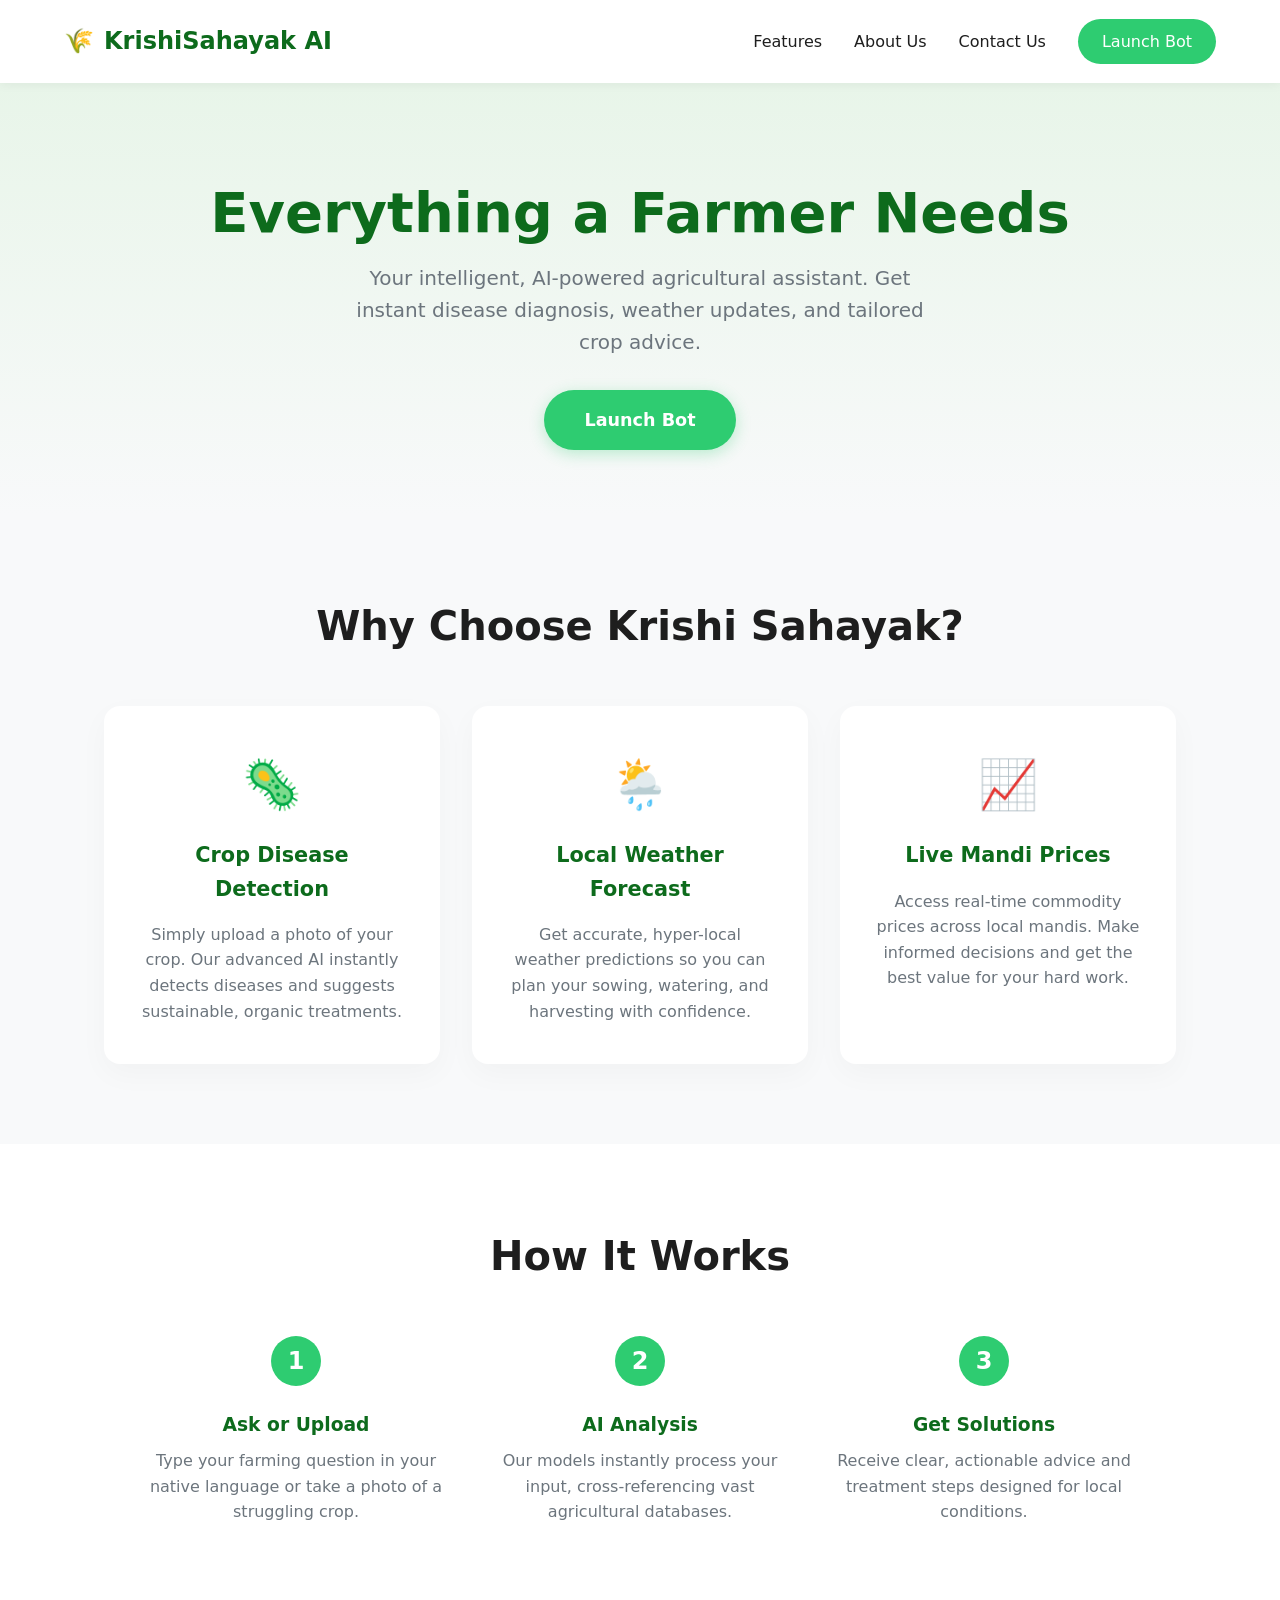
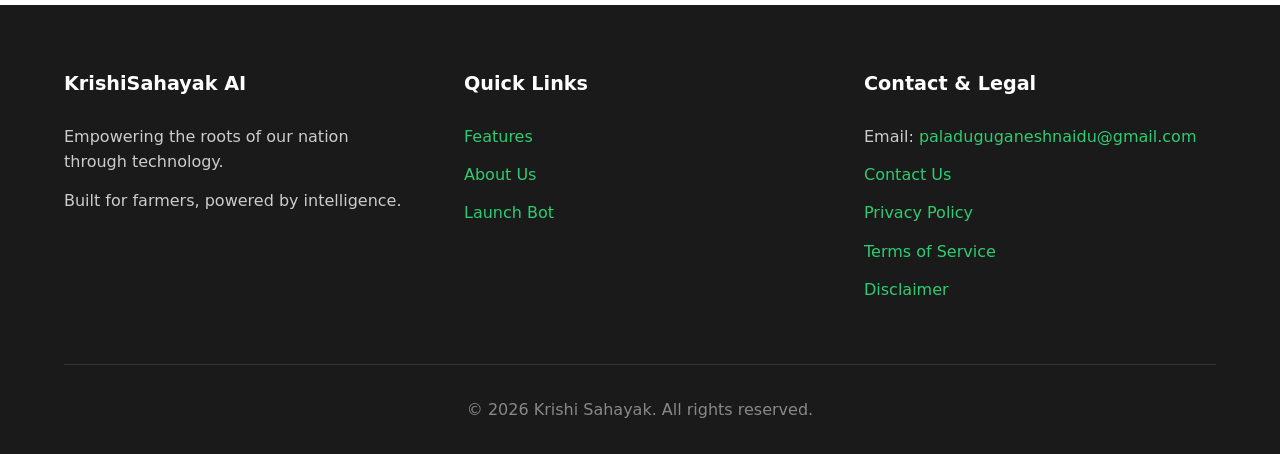
<file: index.html>
<!DOCTYPE html>
<html lang="en">
<head>
  <meta charset="UTF-8">
  <meta name="viewport" content="width=device-width, initial-scale=1.0">
  <title>Krishi Sahayak AI – Everything a Farmer Needs</title>
  <link rel="icon" href="favicon.svg" type="image/svg+xml">
  
  <!-- Primary Meta Tags -->
  <meta name="title" content="Krishi Sahayak AI – Everything a Farmer Needs">
  <meta name="description" content="Your intelligent, AI-powered agricultural assistant. Get instant disease diagnosis, weather updates, and tailored crop advice in your native language.">

  <!-- Open Graph / Facebook / WhatsApp -->
  <meta property="og:type" content="website">
  <meta property="og:url" content="https://krishisahaya.tech/">
  <meta property="og:title" content="Krishi Sahayak AI – Everything a Farmer Needs">
  <meta property="og:description" content="Your intelligent, AI-powered agricultural assistant. Get instant disease diagnosis, weather updates, and tailored crop advice.">
  <meta property="og:image" content="https://cdn-icons-png.flaticon.com/512/1892/1892747.png">

  <link rel="stylesheet" href="styles.css">
</head>
<body>
  <!-- Navbar -->
  <nav class="navbar">
    <a href="index.html" class="nav-brand">
      <span>🌾</span> KrishiSahayak AI
    </a>
    <button class="nav-toggle" type="button" aria-label="Toggle navigation" aria-expanded="false">☰</button>
    <div class="nav-links">
      <a href="#features">Features</a>
      <a href="about/">About Us</a>
      <a href="contact/">Contact Us</a>
      <a href="ai/" class="btn-launch">Launch Bot</a>
    </div>
  </nav>

  <!-- Hero Section -->
  <section class="hero">
    <h1>Everything a Farmer Needs</h1>
    <p class="subtext">Your intelligent, AI-powered agricultural assistant. Get instant disease diagnosis, weather updates, and tailored crop advice.</p>
    <a href="ai.html" class="btn-hero">Launch Bot</a>
  </section>

  <!-- Features Section -->
  <section id="features" class="features-section">
    <h2 class="section-title">Why Choose Krishi Sahayak?</h2>
    <div class="features-grid">
      <div class="feature-card">
        <div class="feature-icon">🦠</div>
        <h3>Crop Disease Detection</h3>
        <p>Simply upload a photo of your crop. Our advanced AI instantly detects diseases and suggests sustainable, organic treatments.</p>
      </div>
      <div class="feature-card">
        <div class="feature-icon">🌦️</div>
        <h3>Local Weather Forecast</h3>
        <p>Get accurate, hyper-local weather predictions so you can plan your sowing, watering, and harvesting with confidence.</p>
      </div>
      <div class="feature-card">
        <div class="feature-icon">📈</div>
        <h3>Live Mandi Prices</h3>
        <p>Access real-time commodity prices across local mandis. Make informed decisions and get the best value for your hard work.</p>
      </div>
    </div>
  </section>

  <!-- How It Works Section -->
  <section id="how-it-works" class="how-it-works">
    <h2 class="section-title">How It Works</h2>
    <div class="steps-container">
      <div class="step">
        <div class="step-number">1</div>
        <h3>Ask or Upload</h3>
        <p>Type your farming question in your native language or take a photo of a struggling crop.</p>
      </div>
      <div class="step">
        <div class="step-number">2</div>
        <h3>AI Analysis</h3>
        <p>Our models instantly process your input, cross-referencing vast agricultural databases.</p>
      </div>
      <div class="step">
        <div class="step-number">3</div>
        <h3>Get Solutions</h3>
        <p>Receive clear, actionable advice and treatment steps designed for local conditions.</p>
      </div>
    </div>
  </section>

  <!-- Footer -->
  <footer class="site-footer">
    <div class="footer-content">
      <div class="footer-section">
        <h3>KrishiSahayak AI</h3>
        <p>Empowering the roots of our nation through technology.</p>
        <p>Built for farmers, powered by intelligence.</p>
      </div>
      <div class="footer-section">
        <h3>Quick Links</h3>
        <ul>
          <li><a href="#features">Features</a></li>
          <li><a href="about/">About Us</a></li>
          <li><a href="ai/">Launch Bot</a></li>
        </ul>
      </div>
      <div class="footer-section">
        <h3>Contact & Legal</h3>
        <p>Email: <a href="mailto:paladuguganeshnaidu@gmail.com">paladuguganeshnaidu@gmail.com</a></p>
        <ul>
          <li><a href="contact/">Contact Us</a></li>
          <li><a href="privacy-policy/">Privacy Policy</a></li>
          <li><a href="terms/">Terms of Service</a></li>
          <li><a href="disclaimer/">Disclaimer</a></li>
        </ul>
      </div>
    </div>
    <div class="footer-bottom">
      <p>&copy; <span data-current-year></span> Krishi Sahayak. All rights reserved.</p>
    </div>
  </footer>
  <script src="site.js"></script>
</body>
</html>
</file>
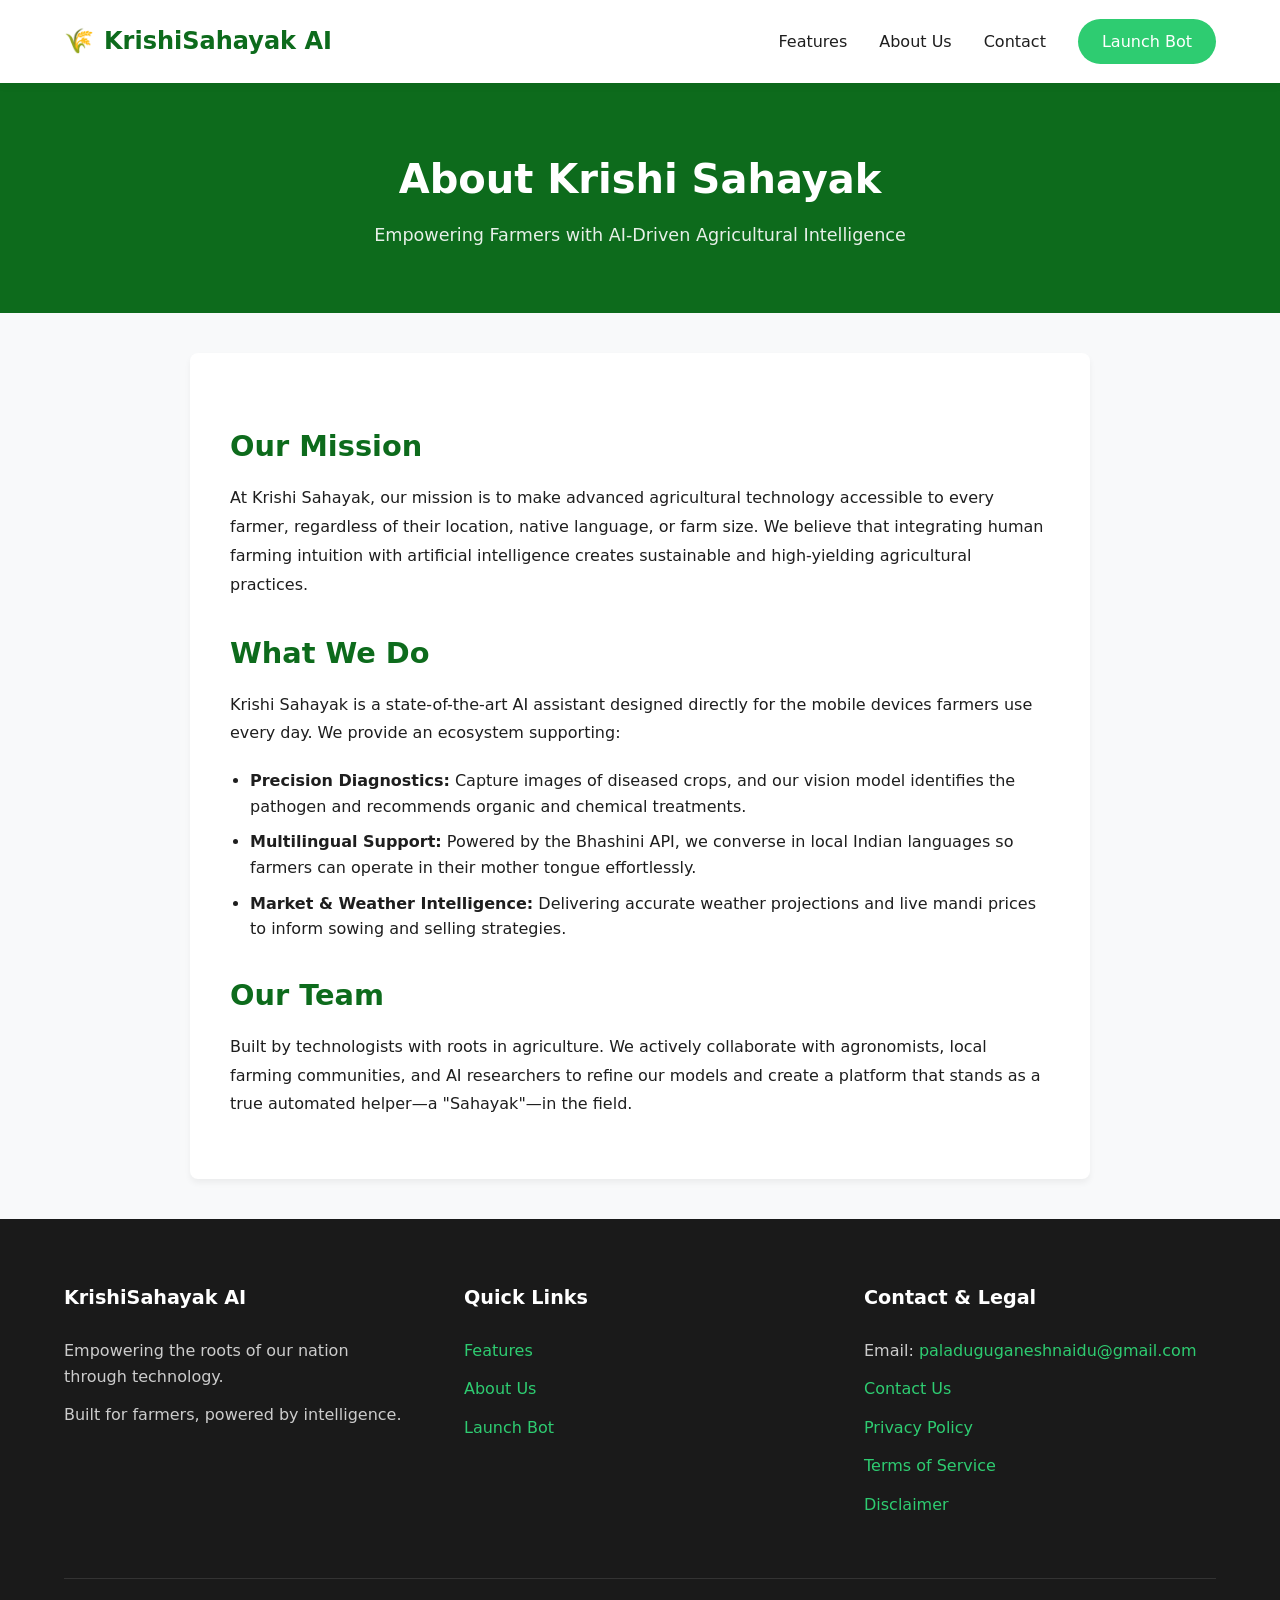
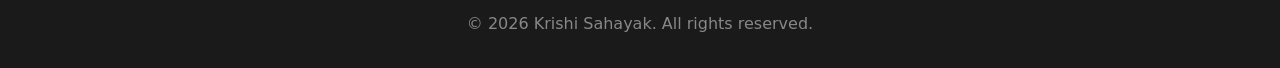
<file: about/index.html>
<!DOCTYPE html>
<html lang="en">
<head>
  <meta charset="UTF-8">
  <meta name="viewport" content="width=device-width, initial-scale=1.0">
  <title>About Us – Krishi Sahayak AI</title>
  <link rel="icon" href="../favicon.svg" type="image/svg+xml">
  <link rel="stylesheet" href="../styles.css">
</head>
<body>
  <nav class="navbar">
    <a href="../" class="nav-brand"><span>🌾</span> KrishiSahayak AI</a>
    <button class="nav-toggle" type="button" aria-label="Toggle navigation" aria-expanded="false">☰</button>
    <div class="nav-links">
      <a href="../#features">Features</a>
      <a href="../about/">About Us</a>
      <a href="../contact/">Contact</a>
      <a href="../ai/" class="btn-launch">Launch Bot</a>
    </div>
  </nav>
  <div class="page-header">
    <h1>About Krishi Sahayak</h1>
    <p>Empowering Farmers with AI-Driven Agricultural Intelligence</p>
  </div>
  <main class="content-section">
    <h2>Our Mission</h2>
    <p>At Krishi Sahayak, our mission is to make advanced agricultural technology accessible to every farmer, regardless of their location, native language, or farm size. We believe that integrating human farming intuition with artificial intelligence creates sustainable and high-yielding agricultural practices.</p>
    <h2>What We Do</h2>
    <p>Krishi Sahayak is a state-of-the-art AI assistant designed directly for the mobile devices farmers use every day. We provide an ecosystem supporting:</p>
    <ul>
      <li><strong>Precision Diagnostics:</strong> Capture images of diseased crops, and our vision model identifies the pathogen and recommends organic and chemical treatments.</li>
      <li><strong>Multilingual Support:</strong> Powered by the Bhashini API, we converse in local Indian languages so farmers can operate in their mother tongue effortlessly.</li>
      <li><strong>Market & Weather Intelligence:</strong> Delivering accurate weather projections and live mandi prices to inform sowing and selling strategies.</li>
    </ul>
    <h2>Our Team</h2>
    <p>Built by technologists with roots in agriculture. We actively collaborate with agronomists, local farming communities, and AI researchers to refine our models and create a platform that stands as a true automated helper—a "Sahayak"—in the field.</p>
  </main>
  <footer class="site-footer">
    <div class="footer-content">
      <div class="footer-section">
        <h3>KrishiSahayak AI</h3>
        <p>Empowering the roots of our nation through technology.</p>
        <p>Built for farmers, powered by intelligence.</p>
      </div>
      <div class="footer-section">
        <h3>Quick Links</h3>
        <ul>
          <li><a href="../#features">Features</a></li>
          <li><a href="../about/">About Us</a></li>
          <li><a href="../ai/">Launch Bot</a></li>
        </ul>
      </div>
      <div class="footer-section">
        <h3>Contact & Legal</h3>
        <p>Email: <a href="mailto:paladuguganeshnaidu@gmail.com">paladuguganeshnaidu@gmail.com</a></p>
        <ul>
          <li><a href="../contact/">Contact Us</a></li>
          <li><a href="../privacy-policy/">Privacy Policy</a></li>
          <li><a href="../terms/">Terms of Service</a></li>
          <li><a href="../disclaimer/">Disclaimer</a></li>
        </ul>
      </div>
    </div>
    <div class="footer-bottom">
      <p>&copy; <span data-current-year></span> Krishi Sahayak. All rights reserved.</p>
    </div>
  </footer>
  <script src="../site.js"></script>
</body>
</html>
</file>
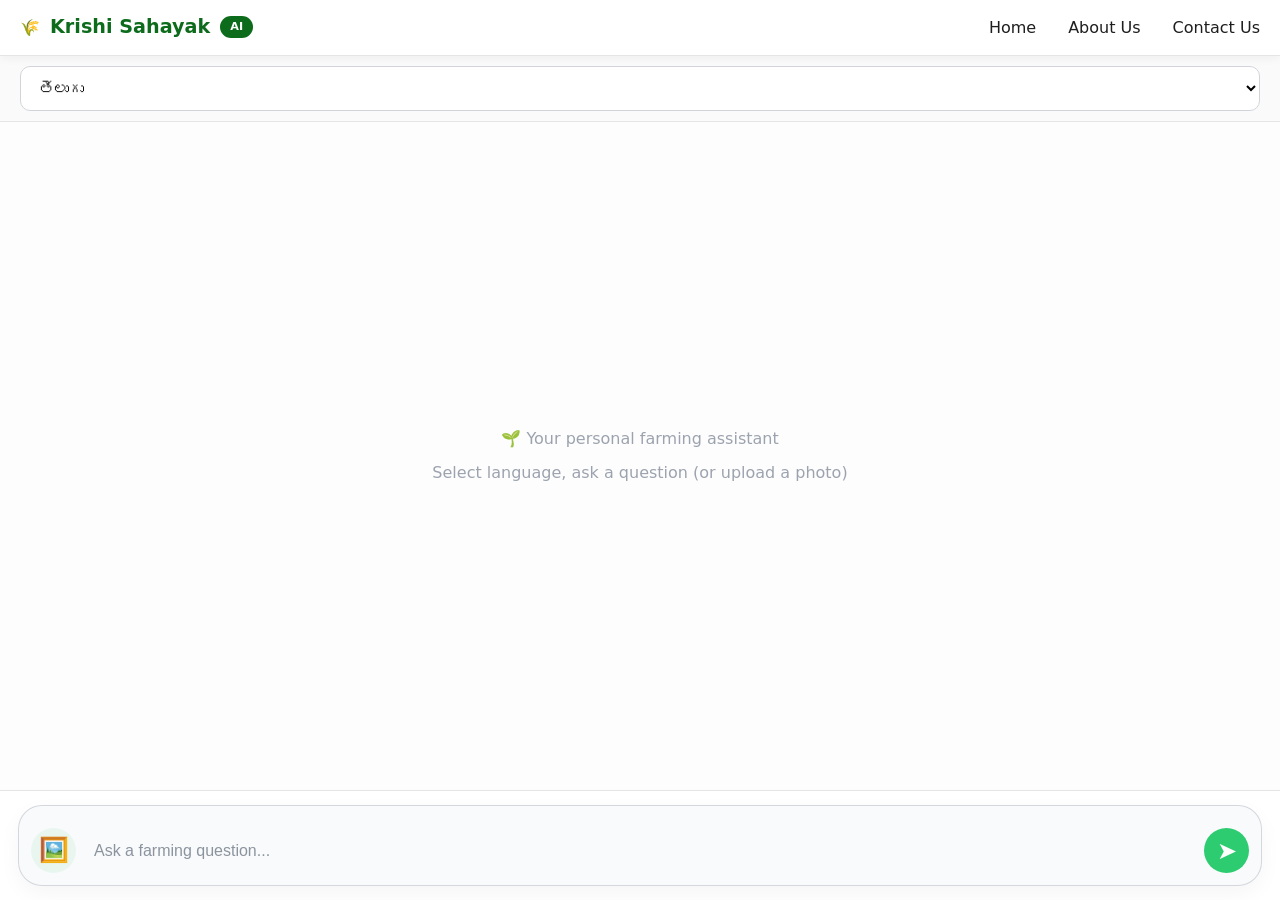
<file: ai/index.html>
<!DOCTYPE html>
<html lang="en">
<head>
  <meta charset="UTF-8">
  <meta name="viewport" content="width=device-width, initial-scale=1.0, maximum-scale=1.0, user-scalable=no">
  <title>Krishi Sahayak – AI Farming Advisor</title>
  <link rel="icon" href="../favicon.svg" type="image/svg+xml">
  <link rel="stylesheet" href="../styles.css">
</head>
<body class="chat-body">
<div class="app-container">
  <div class="chat-header navbar">
    <a href="../" class="chat-header-title" style="text-decoration: none;">
      <span>🌾</span>
      <h1 style="color: #0d6b1c; font-size: 1.2rem; font-weight: 600; margin:0;">Krishi Sahayak</h1>
      <span class="badge" style="background: #0d6b1c; color: white; padding: 2px 10px; border-radius: 12px; font-size: 0.7rem; font-weight: 700;">AI</span>
    </a>
    <button class="nav-toggle" type="button" aria-label="Toggle navigation" aria-expanded="false">☰</button>
    <div class="nav-links">
      <a href="../">Home</a>
      <a href="../about/">About Us</a>
      <a href="../contact/">Contact Us</a>
    </div>
  </div>
  <div class="lang-bar">
    <select id="language-select">
      <option value="hi">हिन्दी</option>
      <option value="bn">বাংলা</option>
      <option value="te" selected>తెలుగు</option>
      <option value="ta">தமிழ்</option>
      <option value="mr">मराठी</option>
      <option value="gu">ગુજરાતી</option>
      <option value="kn">ಕನ್ನಡ</option>
      <option value="ml">മലയാളം</option>
      <option value="pa">ਪੰਜਾਬੀ</option>
      <option value="or">ଓଡ଼ିଆ</option>
      <option value="as">অসমীয়া</option>
      <option value="ur">اردو</option>
      <option value="sat">ᱥᱟᱱᱛᱟᱲ</option>
      <option value="mai">मैथिली</option>
      <option value="gom">कोंकणी</option>
    </select>
  </div>
  <div class="chat-area" id="chat-container">
    <div class="empty-state" id="empty-state">
      <p>🌱 Your personal farming assistant</p>
      <p>Select language, ask a question (or upload a photo)</p>
    </div>
  </div>
  <div class="typing" id="typing-indicator" style="margin: 0 20px 20px;">
    <div class="dot" style="margin-left: 0;"></div>
    <div class="dot"></div>
    <div class="dot"></div>
  </div>
  <div class="input-area" id="input-area">
    <div class="composer-shell">
      <div class="composer-preview" id="preview-container"></div>
      <div class="composer-row">
        <label for="image-input" class="icon-btn attach-btn" title="Attach photo" aria-label="Attach photo">🖼️</label>
        <input type="file" id="image-input" accept="image/*">
        <input type="text" id="user-input" placeholder="Ask a farming question..." autocomplete="off">
        <button class="icon-btn send-btn" id="send-btn" type="button">➤</button>
      </div>
    </div>
  </div>
</div>
<script>
  const BACKEND_URL = 'https://oyster-app-jb6cq.ondigitalocean.app';
  const languageSelect = document.getElementById('language-select');
  const chatContainer = document.getElementById('chat-container');
  const userInput = document.getElementById('user-input');
  const sendBtn = document.getElementById('send-btn');
  const typingIndicator = document.getElementById('typing-indicator');
  const imageInput = document.getElementById('image-input');
  const previewContainer = document.getElementById('preview-container');
  const emptyState = document.getElementById('empty-state');
  let uploadedImage = null;
  let previewObjectUrl = null;
  let isSending = false;
  let activeRequest = null;
  const SEND_ICON = '➤';
  const STOP_ICON = '■';
  function hideEmptyState() { if (emptyState) emptyState.style.display = 'none'; }
  function setComposerBusy(busy) {
    isSending = busy;
    sendBtn.textContent = busy ? STOP_ICON : SEND_ICON;
    sendBtn.setAttribute('aria-label', busy ? 'Stop generating' : 'Send message');
    sendBtn.title = busy ? 'Stop generating' : 'Send message';
    sendBtn.classList.toggle('is-running', busy);
    imageInput.disabled = busy;
    userInput.disabled = busy;
    previewContainer.classList.toggle('is-running', busy);
    const attachButton = document.querySelector('.attach-btn');
    if (attachButton) attachButton.setAttribute('aria-disabled', String(busy));
  }
  function clearImagePreview() {
    uploadedImage = null;
    imageInput.value = '';
    previewContainer.innerHTML = '';
    if (previewObjectUrl) {
      URL.revokeObjectURL(previewObjectUrl);
      previewObjectUrl = null;
    }
  }
  function renderImagePreview(file) {
    if (previewObjectUrl) {
      URL.revokeObjectURL(previewObjectUrl);
    }
    previewObjectUrl = URL.createObjectURL(file);
    previewContainer.innerHTML = `
      <div class="image-preview">
        <img src="${previewObjectUrl}" alt="Selected crop photo preview">
        <span class="image-preview-name">${file.name}</span>
        <button type="button" class="remove-preview" aria-label="Remove selected image">×</button>
      </div>
    `;
    previewContainer.querySelector('.remove-preview').addEventListener('click', clearImagePreview);
  }
  function escapeHTML(value) {
    return String(value)
      .replace(/&/g, '&amp;')
      .replace(/</g, '&lt;')
      .replace(/>/g, '&gt;')
      .replace(/"/g, '&quot;')
      .replace(/'/g, '&#39;');
  }
  function formatInlineMarkdown(value) {
    return escapeHTML(value).replace(/\*\*(.+?)\*\*/g, '<strong>$1</strong>');
  }
  function renderBotReply(text) {
    const normalized = String(text || '').replace(/\r\n/g, '\n').trim();
    const isFertilizerReply = /\b(fertilizer|fertiliser|urea|dap|npk|mop|manure|compost)\b/i.test(normalized);
    const fertilizerLabels = new Set(['fertilizer', 'fertiliser', 'usage', 'use', 'dose', 'dosage', 'quantity', 'method', 'timing', 'precautions', 'application', 'apply']);
    const lines = normalized.split('\n');
    const blocks = [];
    let listItems = [];

    const flushList = () => {
      if (!listItems.length) return;
      blocks.push(`<ul class="response-list">${listItems.map((item) => `<li>${item}</li>`).join('')}</ul>`);
      listItems = [];
    };

    for (const rawLine of lines) {
      const line = rawLine.trim();
      if (!line) {
        flushList();
        continue;
      }

      const bulletMatch = line.match(/^[-*•]\s+(.*)$/);
      if (bulletMatch) {
        listItems.push(formatInlineMarkdown(bulletMatch[1]));
        continue;
      }

      flushList();

      const labelMatch = line.match(/^([A-Za-z][A-Za-z\s()/+-]{0,30}):\s*(.+)$/);
      if (isFertilizerReply && labelMatch && fertilizerLabels.has(labelMatch[1].trim().toLowerCase())) {
        blocks.push(
          `<div class="fertilizer-row"><span class="fertilizer-label">${escapeHTML(labelMatch[1].trim())}</span><span class="fertilizer-value">${formatInlineMarkdown(labelMatch[2])}</span></div>`
        );
        continue;
      }

      if (/^#{1,3}\s+/.test(line)) {
        blocks.push(`<p class="response-heading">${formatInlineMarkdown(line.replace(/^#{1,3}\s+/, ''))}</p>`);
        continue;
      }

      blocks.push(`<p>${formatInlineMarkdown(line)}</p>`);
    }

    flushList();

    const content = blocks.join('');
    if (isFertilizerReply) {
      return `<div class="fertilizer-card"><div class="fertilizer-chip">Fertilizer guidance</div>${content}</div>`;
    }

    return content;
  }
  function appendMessage(text, sender) {
    hideEmptyState();
    const message = document.createElement('div');
    message.className = `message ${sender === 'user' ? 'user-msg' : 'bot-msg'}`;
    const bubble = document.createElement('div');
    bubble.className = 'bubble';
    if (sender === 'bot') {
      bubble.classList.add('rich-bubble');
      if (String(text || '').trim().startsWith('⚠️')) {
        bubble.classList.add('error-bubble');
      }
      bubble.innerHTML = renderBotReply(text);
    } else {
      bubble.textContent = text;
    }
    message.appendChild(bubble);
    chatContainer.appendChild(message);
    chatContainer.scrollTop = chatContainer.scrollHeight;
  }
  function showTyping() { typingIndicator.style.display = 'block'; }
  function hideTyping() { typingIndicator.style.display = 'none'; }
  async function readBackendResponse(response) {
    const contentType = response.headers.get('content-type') || '';
    let payload = null;

    if (contentType.includes('application/json')) {
      payload = await response.json();
    } else {
      const text = await response.text();
      payload = { detail: text };
    }

    if (!response.ok) {
      throw new Error(payload.detail || payload.error || payload.message || `Request failed (${response.status})`);
    }

    return payload;
  }
  async function sendMessage() {
    if (isSending) {
      if (activeRequest) activeRequest.abort();
      return;
    }
    const messageText = userInput.value.trim();
    if (!messageText && !uploadedImage) return;
    appendMessage(messageText || 'Uploaded image', 'user');
    userInput.value = '';
    setComposerBusy(true);
    showTyping();
    activeRequest = new AbortController();
    try {
      let response;
      if (uploadedImage) {
        const formData = new FormData();
        formData.append('prompt', messageText);
        formData.append('language', languageSelect.value);
        formData.append('image', uploadedImage);
        response = await fetch(`${BACKEND_URL}/chat/image`, { method: 'POST', body: formData, signal: activeRequest.signal });
      } else {
        response = await fetch(`${BACKEND_URL}/chat/text`, {
          method: 'POST',
          headers: { 'Content-Type': 'application/json' },
          body: JSON.stringify({ prompt: messageText, language: languageSelect.value }),
          signal: activeRequest.signal
        });
      }
      const data = await readBackendResponse(response);
      hideTyping();
      const reply = data.response || data.response_text || data.message;
      if (reply) appendMessage(reply, 'bot');
      else throw new Error('No response received from the server.');
      clearImagePreview();
    } catch (err) {
      hideTyping();
      if (err.name === 'AbortError') {
        appendMessage('Generation stopped.', 'bot');
      } else {
        appendMessage(`⚠️ ${err.message || 'Connection error. Check your internet.'}`, 'bot');
      }
    } finally {
      activeRequest = null;
      setComposerBusy(false);
    }
  }
  imageInput.addEventListener('change', () => {
    const file = imageInput.files && imageInput.files[0];
    if (!file) {
      clearImagePreview();
      return;
    }
    uploadedImage = file;
    renderImagePreview(file);
  });
  sendBtn.addEventListener('click', sendMessage);
  userInput.addEventListener('keypress', (e) => {
    if (e.key === 'Enter' && !e.shiftKey) {
      e.preventDefault();
      sendMessage();
    }
  });
  setComposerBusy(false);
</script>
<script src="../site.js"></script>
</body>
</html>
</file>
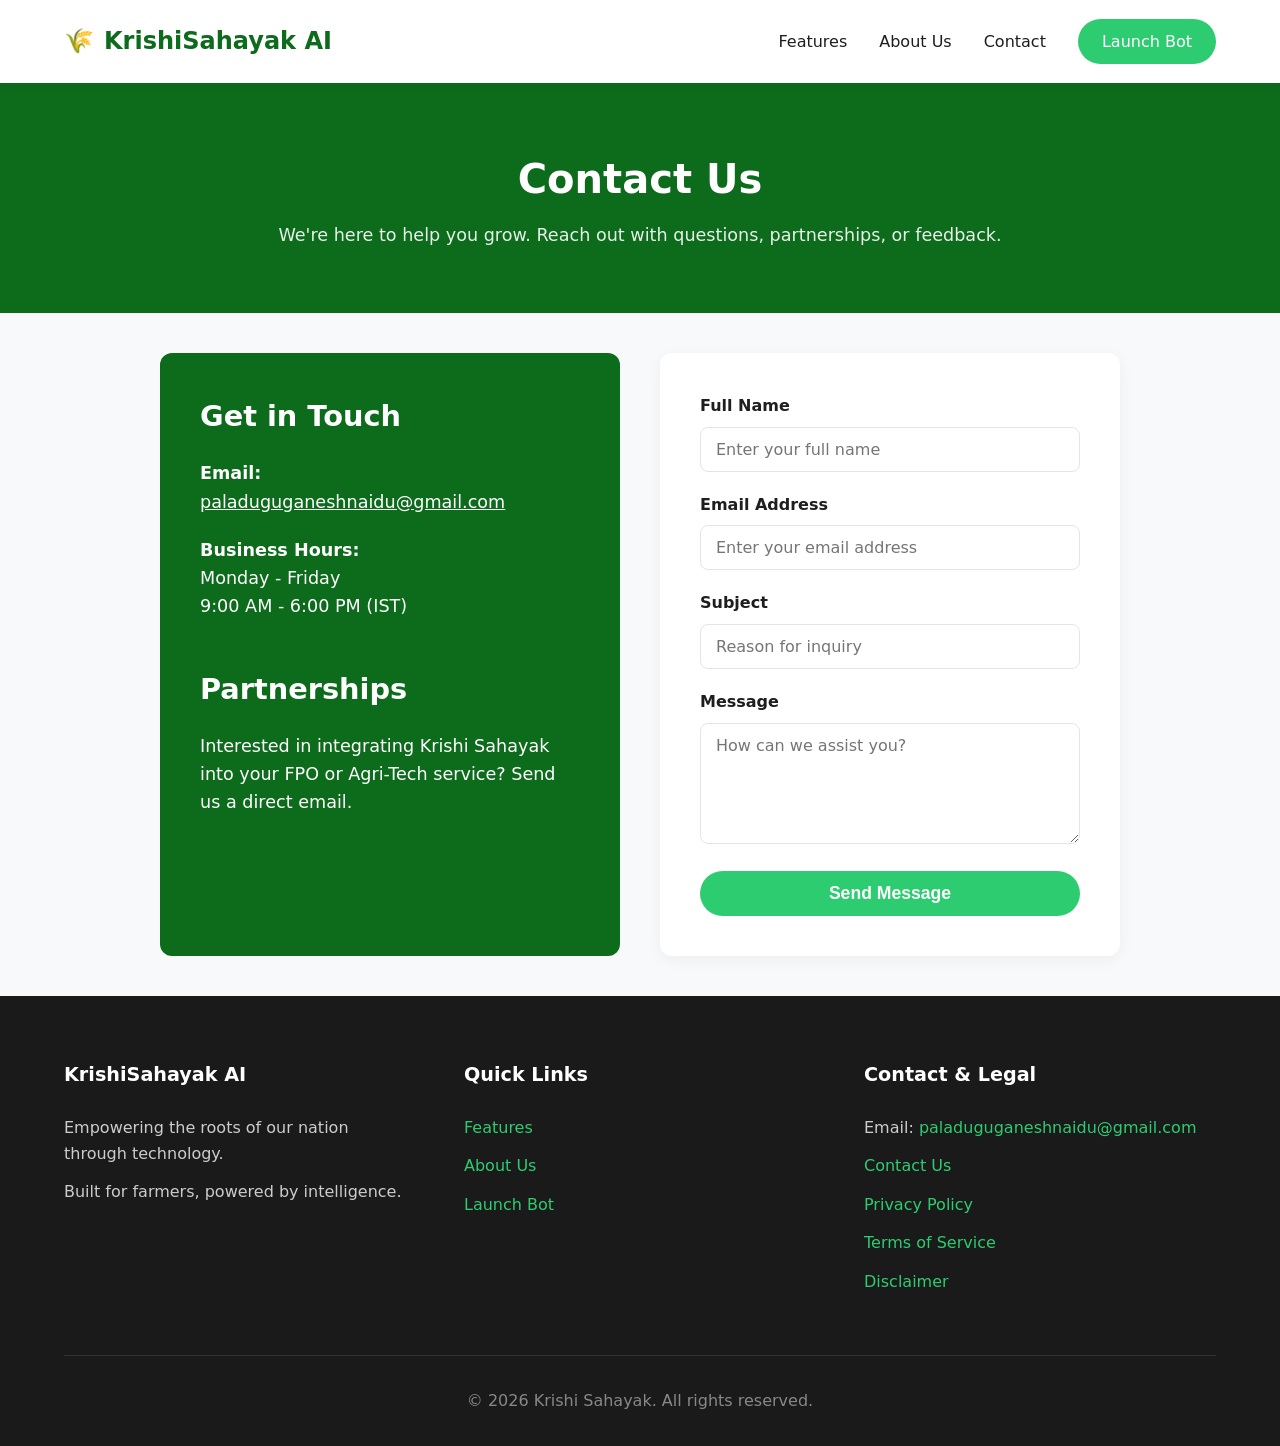
<file: contact/index.html>
<!DOCTYPE html>
<html lang="en">
<head>
  <meta charset="UTF-8">
  <meta name="viewport" content="width=device-width, initial-scale=1.0">
  <title>Contact Us – Krishi Sahayak AI</title>
  <link rel="icon" href="../favicon.svg" type="image/svg+xml">
  <link rel="stylesheet" href="../styles.css">
</head>
<body>
  <nav class="navbar">
    <a href="../" class="nav-brand"><span>🌾</span> KrishiSahayak AI</a>
    <button class="nav-toggle" type="button" aria-label="Toggle navigation" aria-expanded="false">☰</button>
    <div class="nav-links">
      <a href="../#features">Features</a>
      <a href="../about/">About Us</a>
      <a href="../contact/">Contact</a>
      <a href="../ai/" class="btn-launch">Launch Bot</a>
    </div>
  </nav>
  <div class="page-header">
    <h1>Contact Us</h1>
    <p>We're here to help you grow. Reach out with questions, partnerships, or feedback.</p>
  </div>
  <main class="contact-container">
    <div class="contact-info">
      <h3>Get in Touch</h3>
      <p><strong>Email:</strong><br><a href="mailto:paladuguganeshnaidu@gmail.com" style="color: white; text-decoration: underline;">paladuguganeshnaidu@gmail.com</a></p>
      <p><strong>Business Hours:</strong><br>Monday - Friday<br>9:00 AM - 6:00 PM (IST)</p>
      <br>
      <h3>Partnerships</h3>
      <p>Interested in integrating Krishi Sahayak into your FPO or Agri-Tech service? Send us a direct email.</p>
    </div>
    <div class="contact-form">
      <form action="#" method="POST" onsubmit="event.preventDefault(); alert('Thank you for contacting us! We will respond shortly.');">
        <div class="form-group"><label for="name">Full Name</label><input type="text" id="name" name="name" required placeholder="Enter your full name"></div>
        <div class="form-group"><label for="email">Email Address</label><input type="email" id="email" name="email" required placeholder="Enter your email address"></div>
        <div class="form-group"><label for="subject">Subject</label><input type="text" id="subject" name="subject" required placeholder="Reason for inquiry"></div>
        <div class="form-group"><label for="message">Message</label><textarea id="message" name="message" rows="5" required placeholder="How can we assist you?"></textarea></div>
        <button type="submit" class="btn-submit">Send Message</button>
      </form>
    </div>
  </main>
  <footer class="site-footer">
    <div class="footer-content">
      <div class="footer-section">
        <h3>KrishiSahayak AI</h3>
        <p>Empowering the roots of our nation through technology.</p>
        <p>Built for farmers, powered by intelligence.</p>
      </div>
      <div class="footer-section">
        <h3>Quick Links</h3>
        <ul>
          <li><a href="../#features">Features</a></li>
          <li><a href="../about/">About Us</a></li>
          <li><a href="../ai/">Launch Bot</a></li>
        </ul>
      </div>
      <div class="footer-section">
        <h3>Contact & Legal</h3>
        <p>Email: <a href="mailto:paladuguganeshnaidu@gmail.com">paladuguganeshnaidu@gmail.com</a></p>
        <ul>
          <li><a href="../contact/">Contact Us</a></li>
          <li><a href="../privacy-policy/">Privacy Policy</a></li>
          <li><a href="../terms/">Terms of Service</a></li>
          <li><a href="../disclaimer/">Disclaimer</a></li>
        </ul>
      </div>
    </div>
    <div class="footer-bottom">
      <p>&copy; <span data-current-year></span> Krishi Sahayak. All rights reserved.</p>
    </div>
  </footer>
  <script src="../site.js"></script>
</body>
</html>
</file>
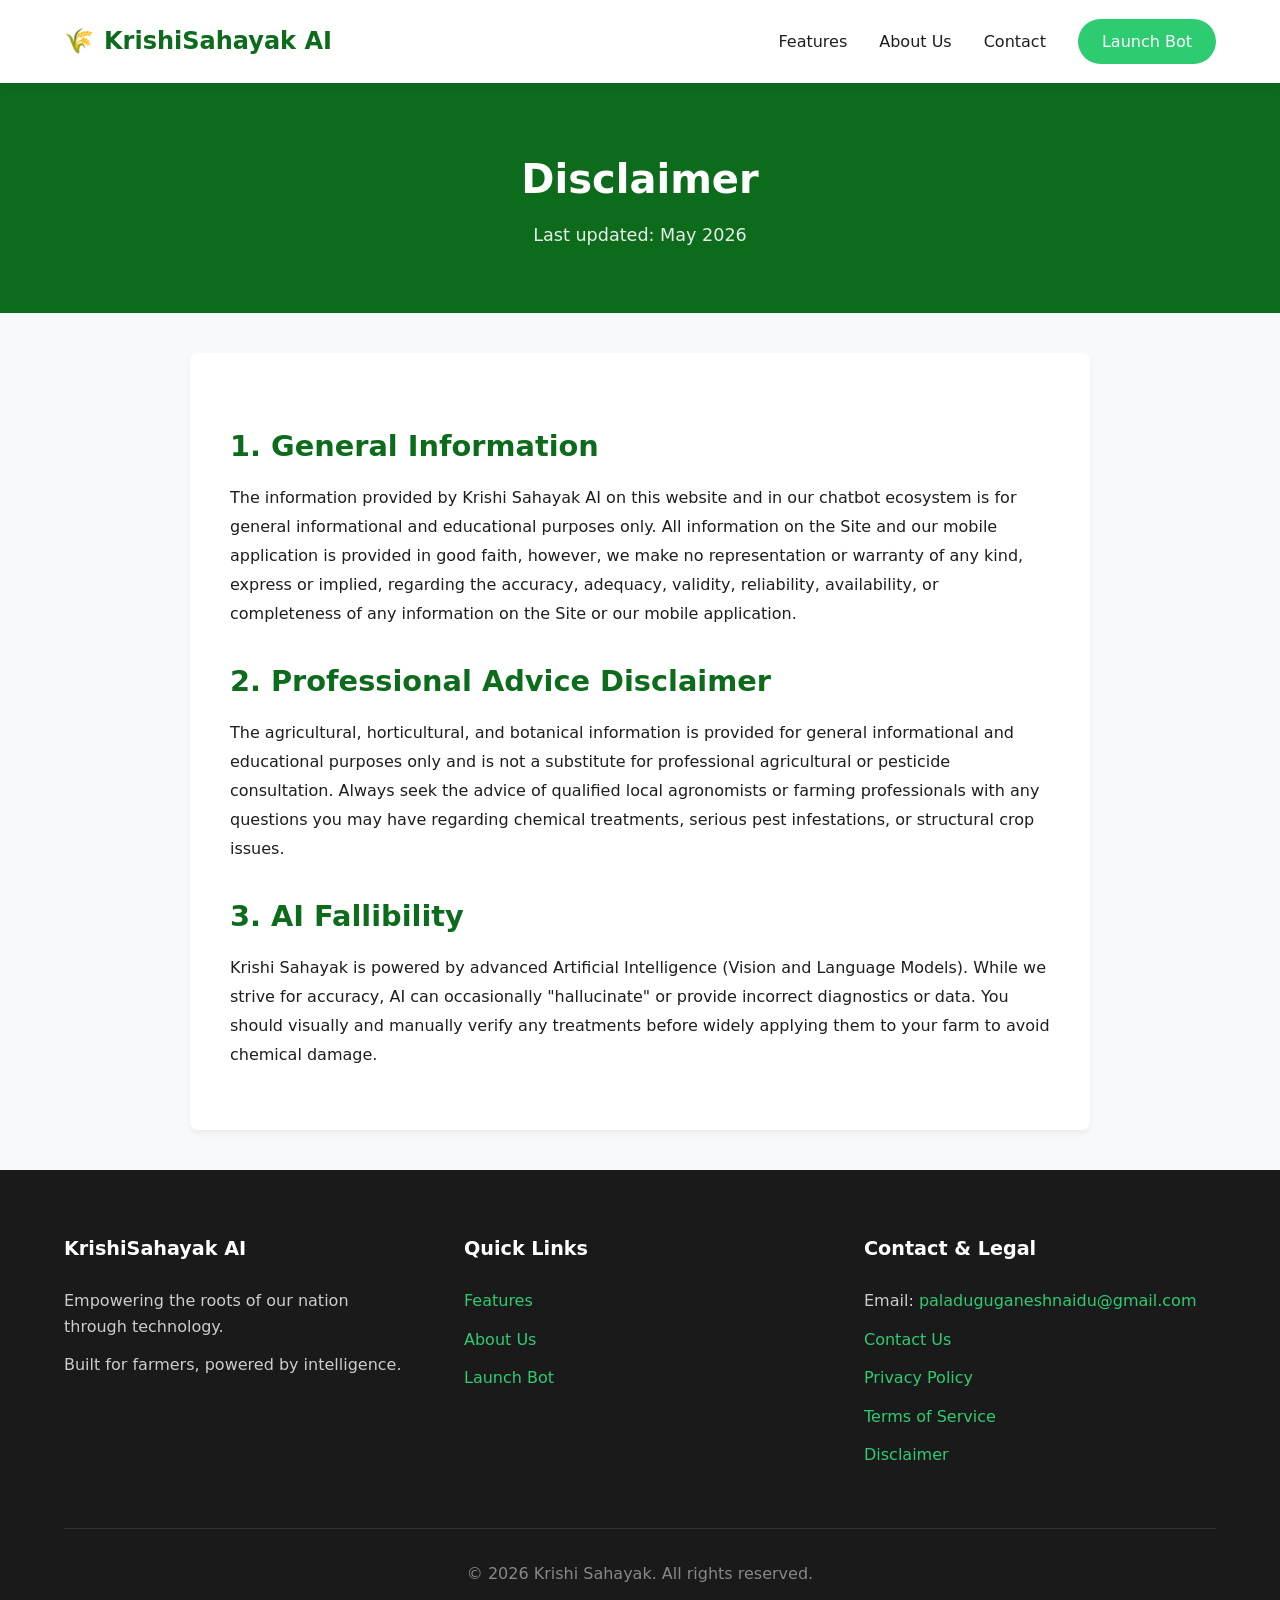
<file: disclaimer/index.html>
<!DOCTYPE html>
<html lang="en">
<head>
  <meta charset="UTF-8">
  <meta name="viewport" content="width=device-width, initial-scale=1.0">
  <title>Disclaimer – Krishi Sahayak AI</title>
  <link rel="icon" href="../favicon.svg" type="image/svg+xml">
  <link rel="stylesheet" href="../styles.css">
</head>
<body>
  <nav class="navbar">
    <a href="../" class="nav-brand"><span>🌾</span> KrishiSahayak AI</a>
    <button class="nav-toggle" type="button" aria-label="Toggle navigation" aria-expanded="false">☰</button>
    <div class="nav-links">
      <a href="../#features">Features</a>
      <a href="../about/">About Us</a>
      <a href="../contact/">Contact</a>
      <a href="../ai/" class="btn-launch">Launch Bot</a>
    </div>
  </nav>
  <div class="page-header"><h1>Disclaimer</h1><p>Last updated: May 2026</p></div>
  <main class="content-section">
    <h2>1. General Information</h2>
    <p>The information provided by Krishi Sahayak AI on this website and in our chatbot ecosystem is for general informational and educational purposes only. All information on the Site and our mobile application is provided in good faith, however, we make no representation or warranty of any kind, express or implied, regarding the accuracy, adequacy, validity, reliability, availability, or completeness of any information on the Site or our mobile application.</p>
    <h2>2. Professional Advice Disclaimer</h2>
    <p>The agricultural, horticultural, and botanical information is provided for general informational and educational purposes only and is not a substitute for professional agricultural or pesticide consultation. Always seek the advice of qualified local agronomists or farming professionals with any questions you may have regarding chemical treatments, serious pest infestations, or structural crop issues.</p>
    <h2>3. AI Fallibility</h2>
    <p>Krishi Sahayak is powered by advanced Artificial Intelligence (Vision and Language Models). While we strive for accuracy, AI can occasionally "hallucinate" or provide incorrect diagnostics or data. You should visually and manually verify any treatments before widely applying them to your farm to avoid chemical damage.</p>
  </main>
  <footer class="site-footer">
    <div class="footer-content">
      <div class="footer-section">
        <h3>KrishiSahayak AI</h3>
        <p>Empowering the roots of our nation through technology.</p>
        <p>Built for farmers, powered by intelligence.</p>
      </div>
      <div class="footer-section">
        <h3>Quick Links</h3>
        <ul>
          <li><a href="../#features">Features</a></li>
          <li><a href="../about/">About Us</a></li>
          <li><a href="../ai/">Launch Bot</a></li>
        </ul>
      </div>
      <div class="footer-section">
        <h3>Contact & Legal</h3>
        <p>Email: <a href="mailto:paladuguganeshnaidu@gmail.com">paladuguganeshnaidu@gmail.com</a></p>
        <ul>
          <li><a href="../contact/">Contact Us</a></li>
          <li><a href="../privacy-policy/">Privacy Policy</a></li>
          <li><a href="../terms/">Terms of Service</a></li>
          <li><a href="../disclaimer/">Disclaimer</a></li>
        </ul>
      </div>
    </div>
    <div class="footer-bottom">
      <p>&copy; <span data-current-year></span> Krishi Sahayak. All rights reserved.</p>
    </div>
  </footer>
  <script src="../site.js"></script>
</body>
</html>
</file>
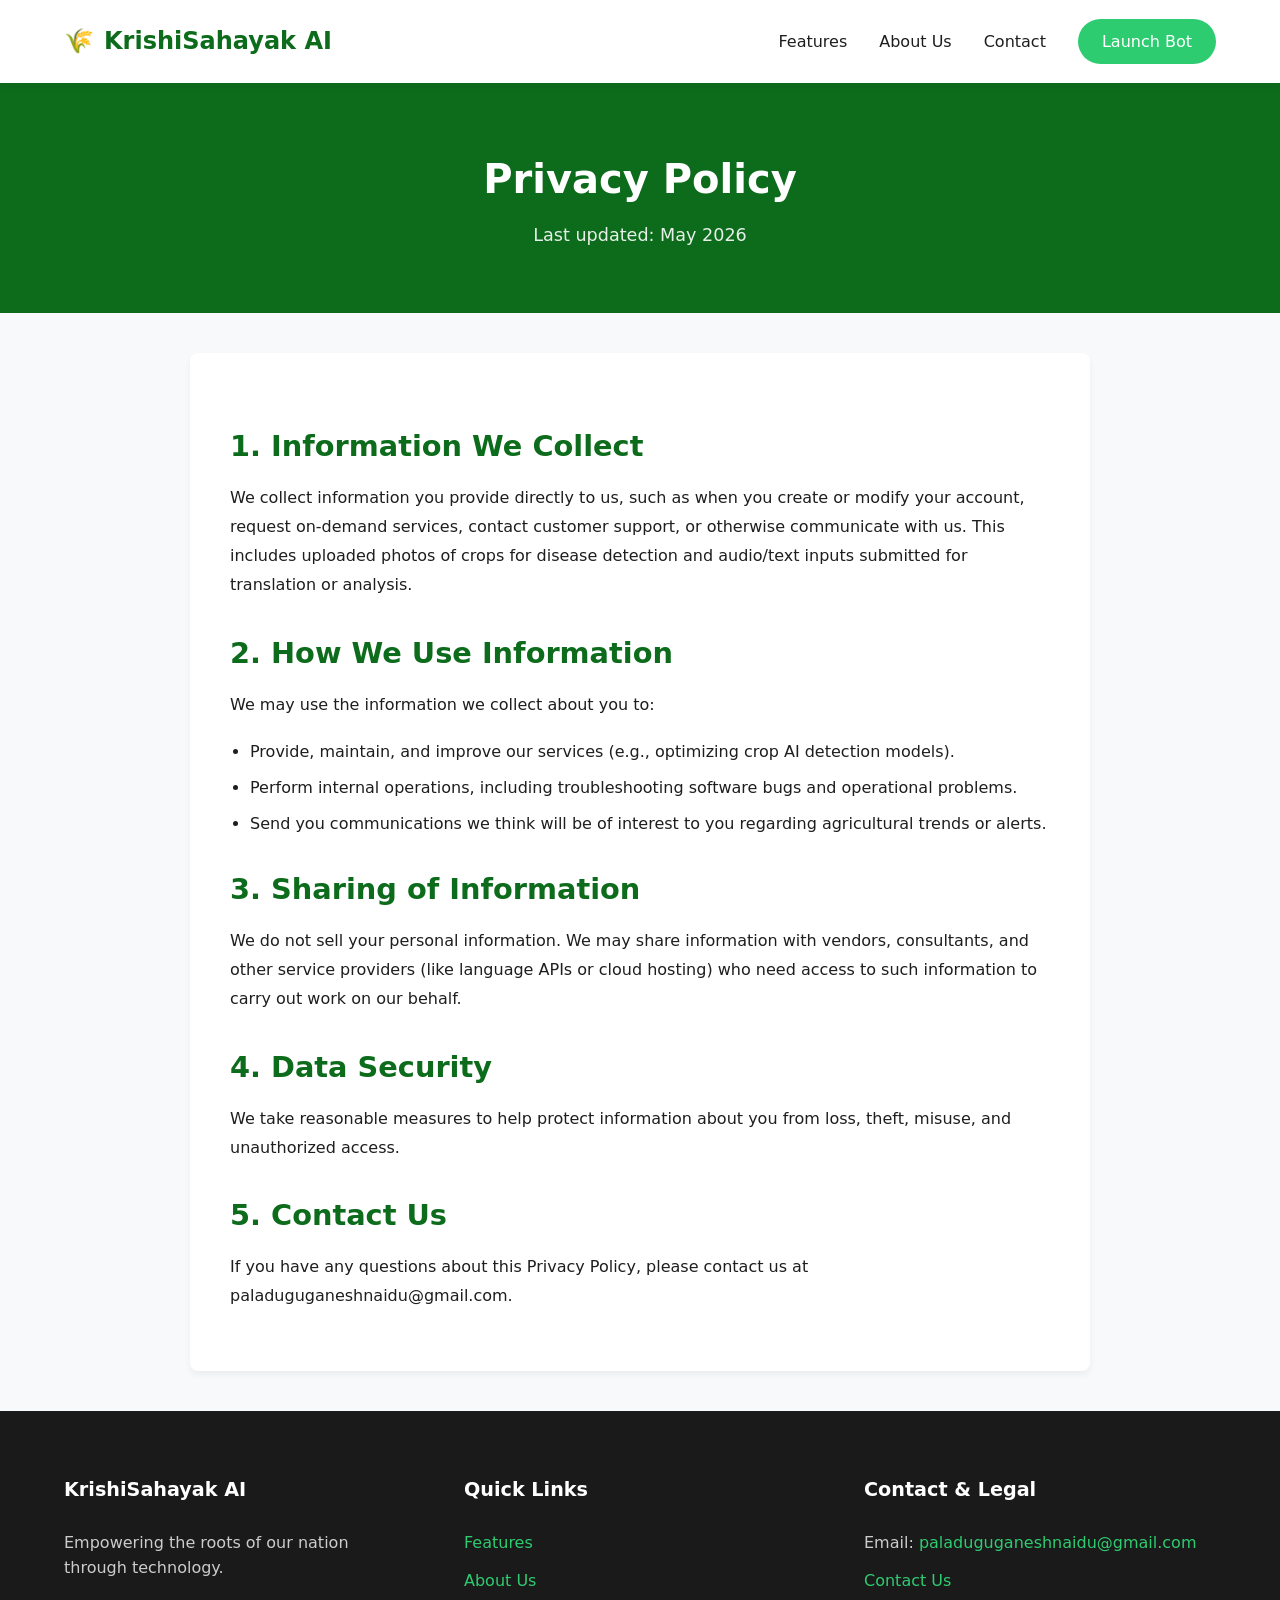
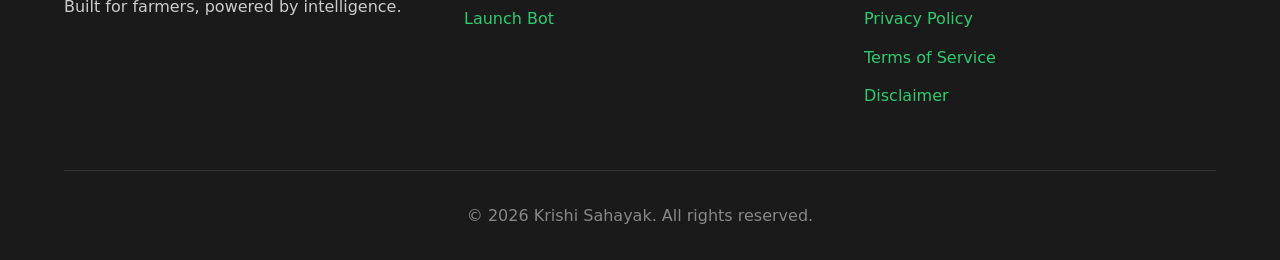
<file: privacy-policy/index.html>
<!DOCTYPE html>
<html lang="en">
<head>
  <meta charset="UTF-8">
  <meta name="viewport" content="width=device-width, initial-scale=1.0">
  <title>Privacy Policy – Krishi Sahayak AI</title>
  <link rel="icon" href="../favicon.svg" type="image/svg+xml">
  <link rel="stylesheet" href="../styles.css">
</head>
<body>
  <nav class="navbar">
    <a href="../" class="nav-brand"><span>🌾</span> KrishiSahayak AI</a>
    <button class="nav-toggle" type="button" aria-label="Toggle navigation" aria-expanded="false">☰</button>
    <div class="nav-links">
      <a href="../#features">Features</a>
      <a href="../about/">About Us</a>
      <a href="../contact/">Contact</a>
      <a href="../ai/" class="btn-launch">Launch Bot</a>
    </div>
  </nav>
  <div class="page-header"><h1>Privacy Policy</h1><p>Last updated: May 2026</p></div>
  <main class="content-section">
    <h2>1. Information We Collect</h2>
    <p>We collect information you provide directly to us, such as when you create or modify your account, request on-demand services, contact customer support, or otherwise communicate with us. This includes uploaded photos of crops for disease detection and audio/text inputs submitted for translation or analysis.</p>
    <h2>2. How We Use Information</h2>
    <p>We may use the information we collect about you to:</p>
    <ul>
      <li>Provide, maintain, and improve our services (e.g., optimizing crop AI detection models).</li>
      <li>Perform internal operations, including troubleshooting software bugs and operational problems.</li>
      <li>Send you communications we think will be of interest to you regarding agricultural trends or alerts.</li>
    </ul>
    <h2>3. Sharing of Information</h2>
    <p>We do not sell your personal information. We may share information with vendors, consultants, and other service providers (like language APIs or cloud hosting) who need access to such information to carry out work on our behalf.</p>
    <h2>4. Data Security</h2>
    <p>We take reasonable measures to help protect information about you from loss, theft, misuse, and unauthorized access.</p>
    <h2>5. Contact Us</h2>
    <p>If you have any questions about this Privacy Policy, please contact us at <a href="mailto:paladuguganeshnaidu@gmail.com">paladuguganeshnaidu@gmail.com</a>.</p>
  </main>
  <footer class="site-footer">
    <div class="footer-content">
      <div class="footer-section">
        <h3>KrishiSahayak AI</h3>
        <p>Empowering the roots of our nation through technology.</p>
        <p>Built for farmers, powered by intelligence.</p>
      </div>
      <div class="footer-section">
        <h3>Quick Links</h3>
        <ul>
          <li><a href="../#features">Features</a></li>
          <li><a href="../about/">About Us</a></li>
          <li><a href="../ai/">Launch Bot</a></li>
        </ul>
      </div>
      <div class="footer-section">
        <h3>Contact & Legal</h3>
        <p>Email: <a href="mailto:paladuguganeshnaidu@gmail.com">paladuguganeshnaidu@gmail.com</a></p>
        <ul>
          <li><a href="../contact/">Contact Us</a></li>
          <li><a href="../privacy-policy/">Privacy Policy</a></li>
          <li><a href="../terms/">Terms of Service</a></li>
          <li><a href="../disclaimer/">Disclaimer</a></li>
        </ul>
      </div>
    </div>
    <div class="footer-bottom">
      <p>&copy; <span data-current-year></span> Krishi Sahayak. All rights reserved.</p>
    </div>
  </footer>
  <script src="../site.js"></script>
</body>
</html>
</file>
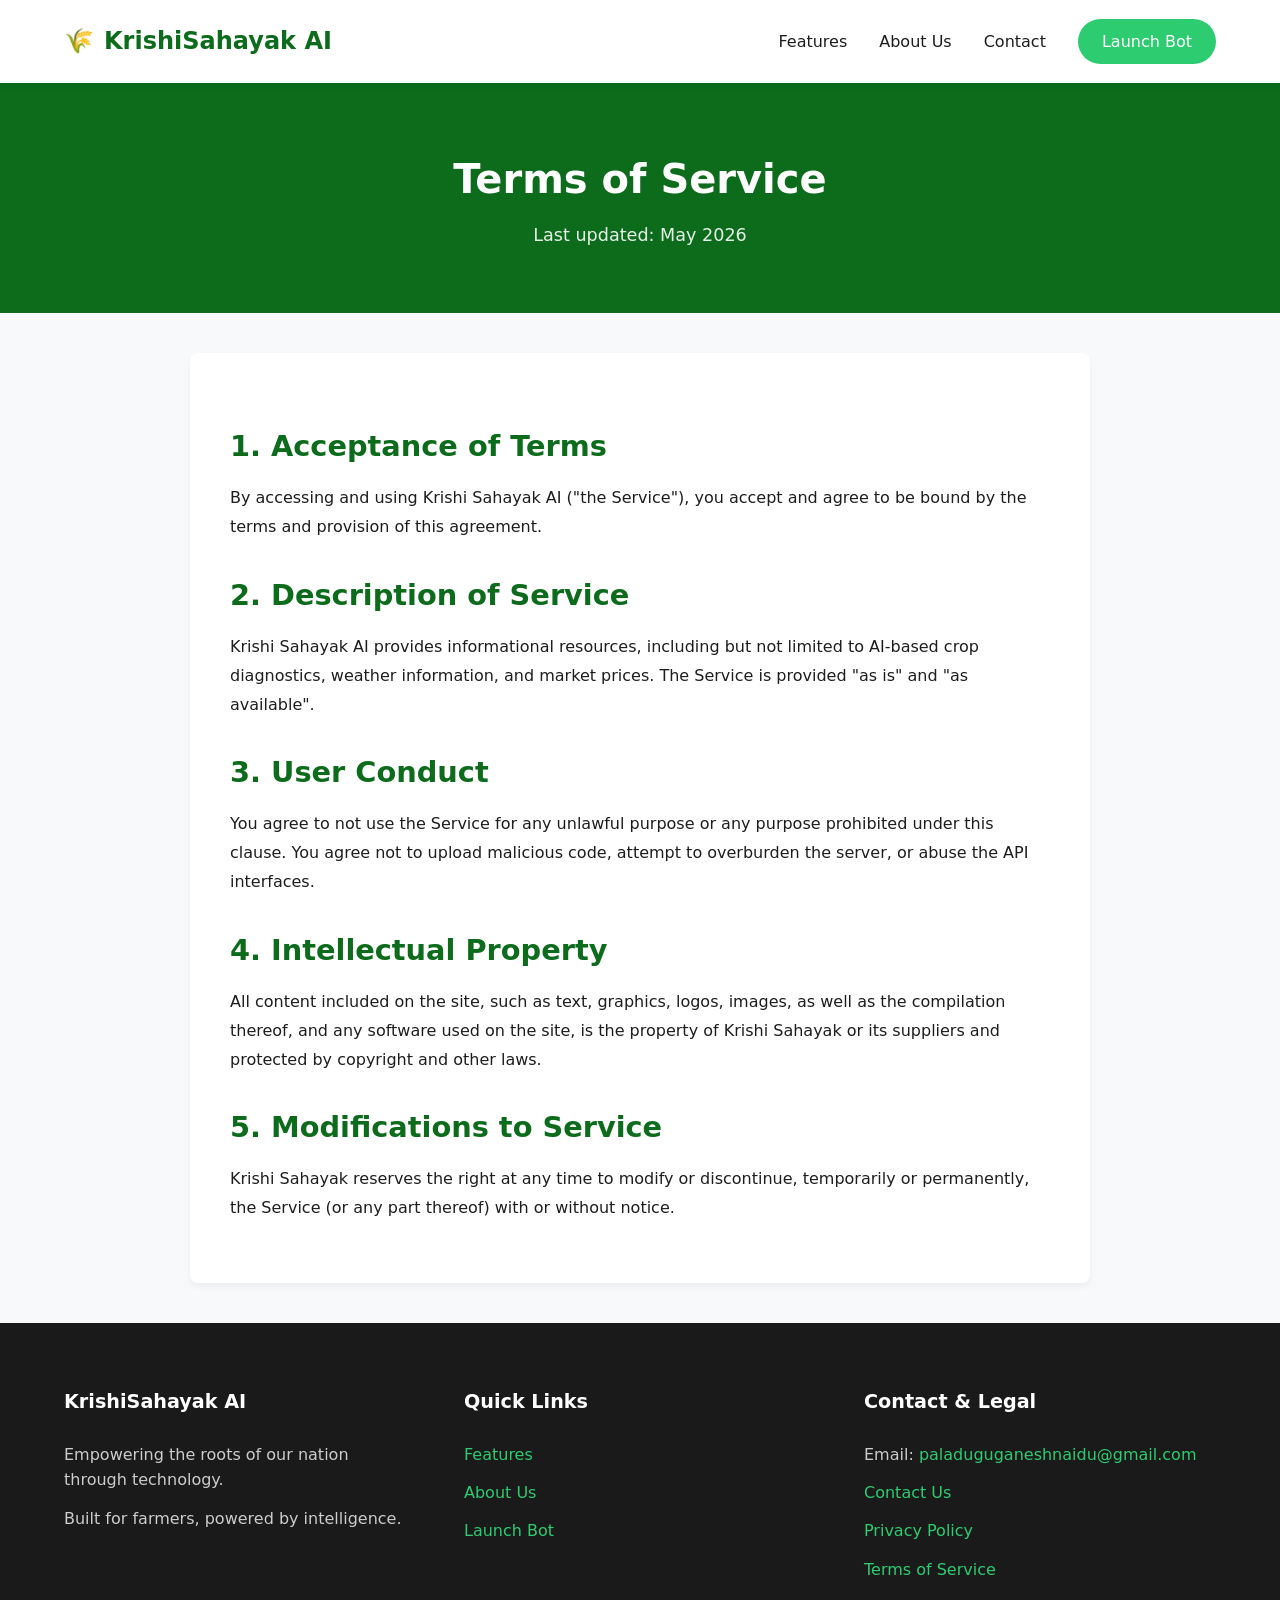
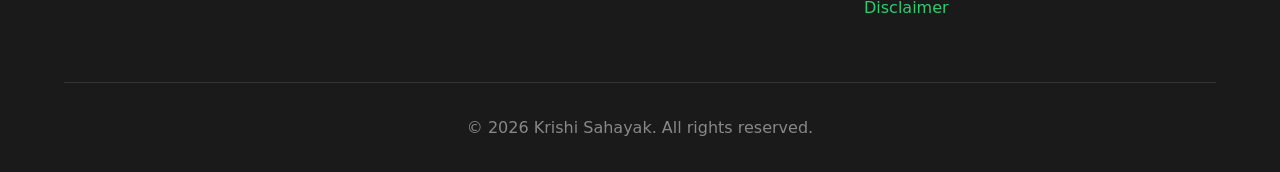
<file: terms/index.html>
<!DOCTYPE html>
<html lang="en">
<head>
  <meta charset="UTF-8">
  <meta name="viewport" content="width=device-width, initial-scale=1.0">
  <title>Terms of Service – Krishi Sahayak AI</title>
  <link rel="icon" href="../favicon.svg" type="image/svg+xml">
  <link rel="stylesheet" href="../styles.css">
</head>
<body>
  <nav class="navbar">
    <a href="../" class="nav-brand"><span>🌾</span> KrishiSahayak AI</a>
    <button class="nav-toggle" type="button" aria-label="Toggle navigation" aria-expanded="false">☰</button>
    <div class="nav-links">
      <a href="../#features">Features</a>
      <a href="../about/">About Us</a>
      <a href="../contact/">Contact</a>
      <a href="../ai/" class="btn-launch">Launch Bot</a>
    </div>
  </nav>
  <div class="page-header"><h1>Terms of Service</h1><p>Last updated: May 2026</p></div>
  <main class="content-section">
    <h2>1. Acceptance of Terms</h2>
    <p>By accessing and using Krishi Sahayak AI ("the Service"), you accept and agree to be bound by the terms and provision of this agreement.</p>
    <h2>2. Description of Service</h2>
    <p>Krishi Sahayak AI provides informational resources, including but not limited to AI-based crop diagnostics, weather information, and market prices. The Service is provided "as is" and "as available".</p>
    <h2>3. User Conduct</h2>
    <p>You agree to not use the Service for any unlawful purpose or any purpose prohibited under this clause. You agree not to upload malicious code, attempt to overburden the server, or abuse the API interfaces.</p>
    <h2>4. Intellectual Property</h2>
    <p>All content included on the site, such as text, graphics, logos, images, as well as the compilation thereof, and any software used on the site, is the property of Krishi Sahayak or its suppliers and protected by copyright and other laws.</p>
    <h2>5. Modifications to Service</h2>
    <p>Krishi Sahayak reserves the right at any time to modify or discontinue, temporarily or permanently, the Service (or any part thereof) with or without notice.</p>
  </main>
  <footer class="site-footer">
    <div class="footer-content">
      <div class="footer-section">
        <h3>KrishiSahayak AI</h3>
        <p>Empowering the roots of our nation through technology.</p>
        <p>Built for farmers, powered by intelligence.</p>
      </div>
      <div class="footer-section">
        <h3>Quick Links</h3>
        <ul>
          <li><a href="../#features">Features</a></li>
          <li><a href="../about/">About Us</a></li>
          <li><a href="../ai/">Launch Bot</a></li>
        </ul>
      </div>
      <div class="footer-section">
        <h3>Contact & Legal</h3>
        <p>Email: <a href="mailto:paladuguganeshnaidu@gmail.com">paladuguganeshnaidu@gmail.com</a></p>
        <ul>
          <li><a href="../contact/">Contact Us</a></li>
          <li><a href="../privacy-policy/">Privacy Policy</a></li>
          <li><a href="../terms/">Terms of Service</a></li>
          <li><a href="../disclaimer/">Disclaimer</a></li>
        </ul>
      </div>
    </div>
    <div class="footer-bottom">
      <p>&copy; <span data-current-year></span> Krishi Sahayak. All rights reserved.</p>
    </div>
  </footer>
  <script src="../site.js"></script>
</body>
</html>
</file>
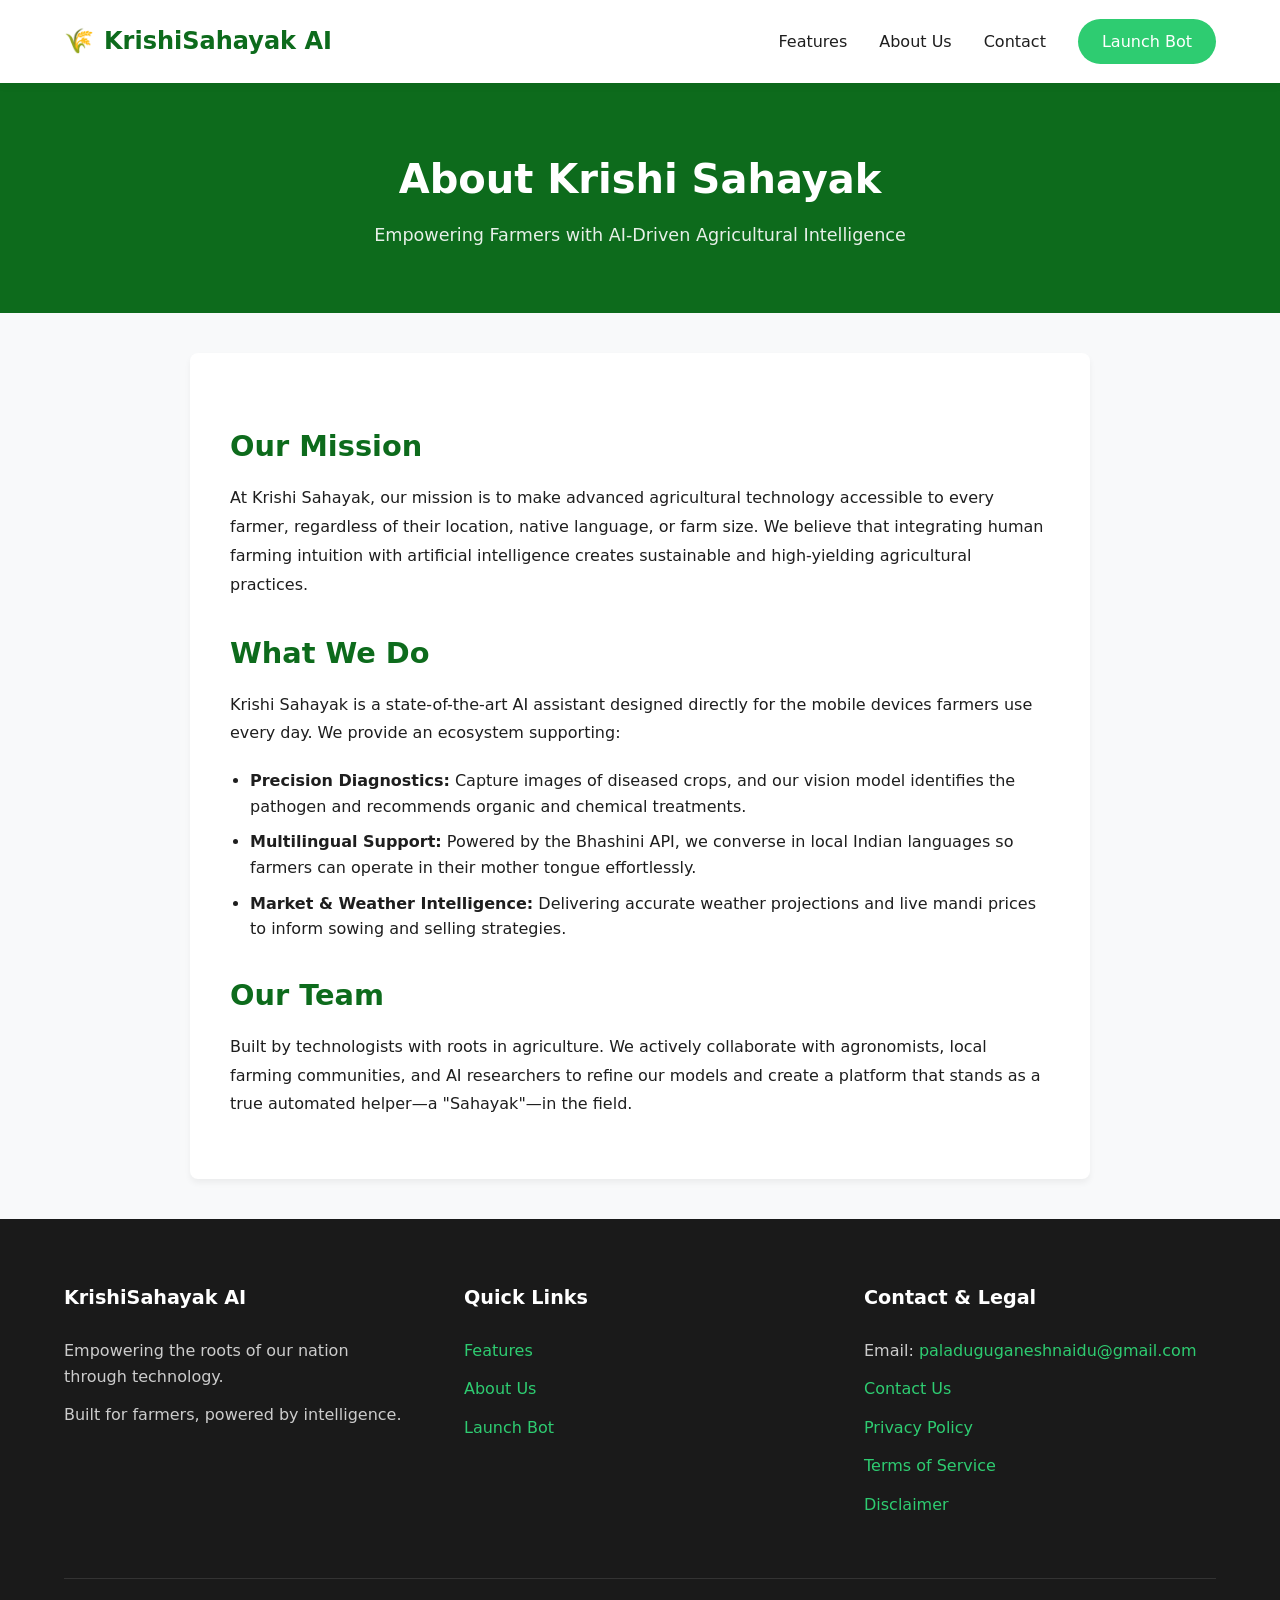
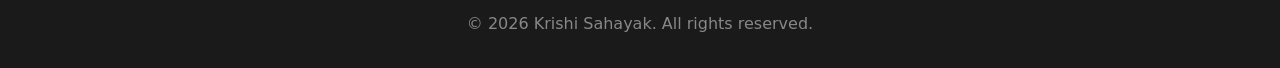
<file: about.html>
<!DOCTYPE html>
<html lang="en">
<head>
  <meta charset="UTF-8">
  <meta name="viewport" content="width=device-width, initial-scale=1.0">
  <meta http-equiv="refresh" content="0; url=about/">
  <title>Krishi Sahayak</title>
  <link rel="canonical" href="about/">
</head>
<body>
  <script>location.replace('about/');</script>
</body>
</html>
</file>
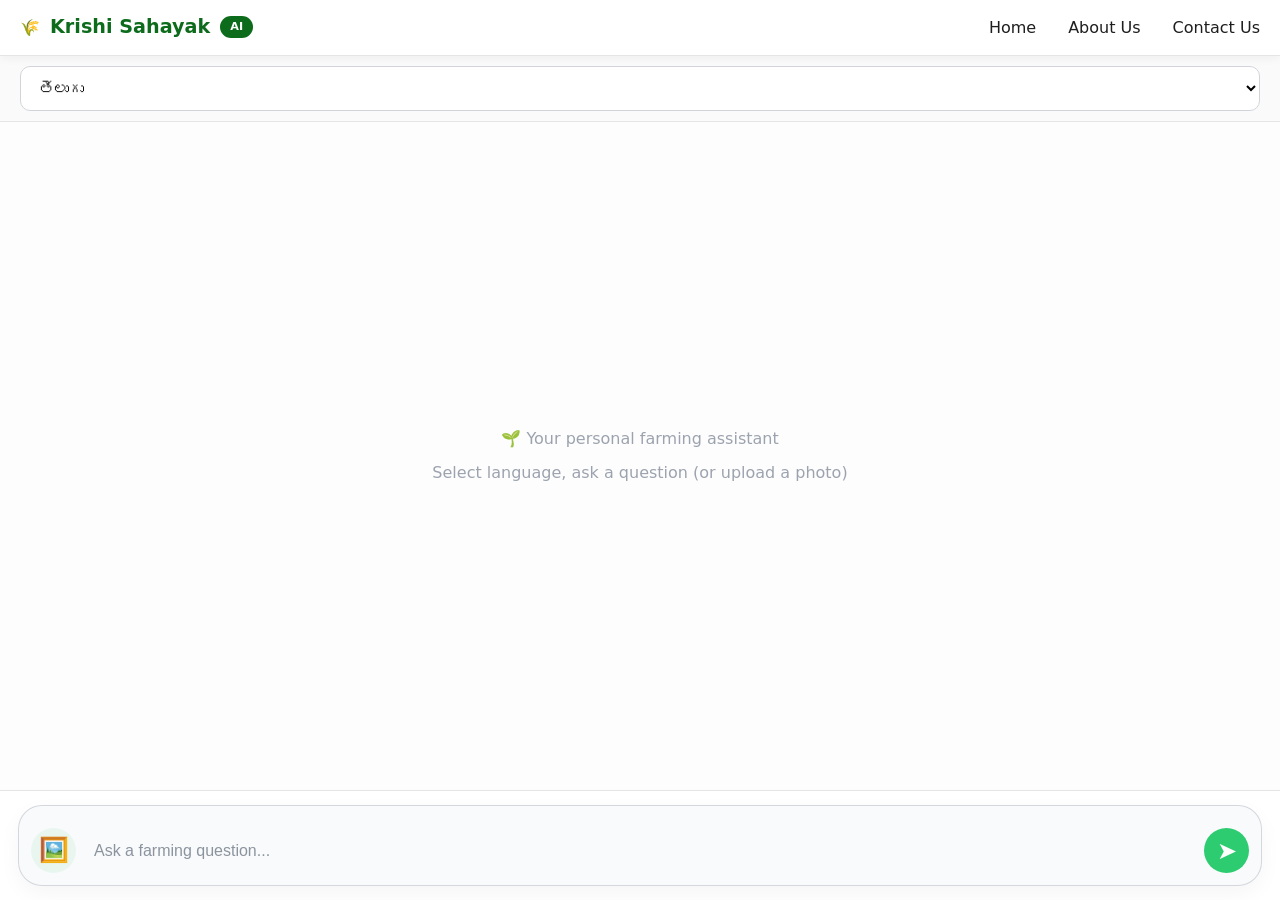
<file: ai.html>
<!DOCTYPE html>
<html lang="en">
<head>
  <meta charset="UTF-8">
  <meta name="viewport" content="width=device-width, initial-scale=1.0">
  <meta http-equiv="refresh" content="0; url=ai/">
  <title>Krishi Sahayak</title>
  <link rel="canonical" href="ai/">
</head>
<body>
  <script>location.replace('ai/');</script>
</body>
</html>
</file>
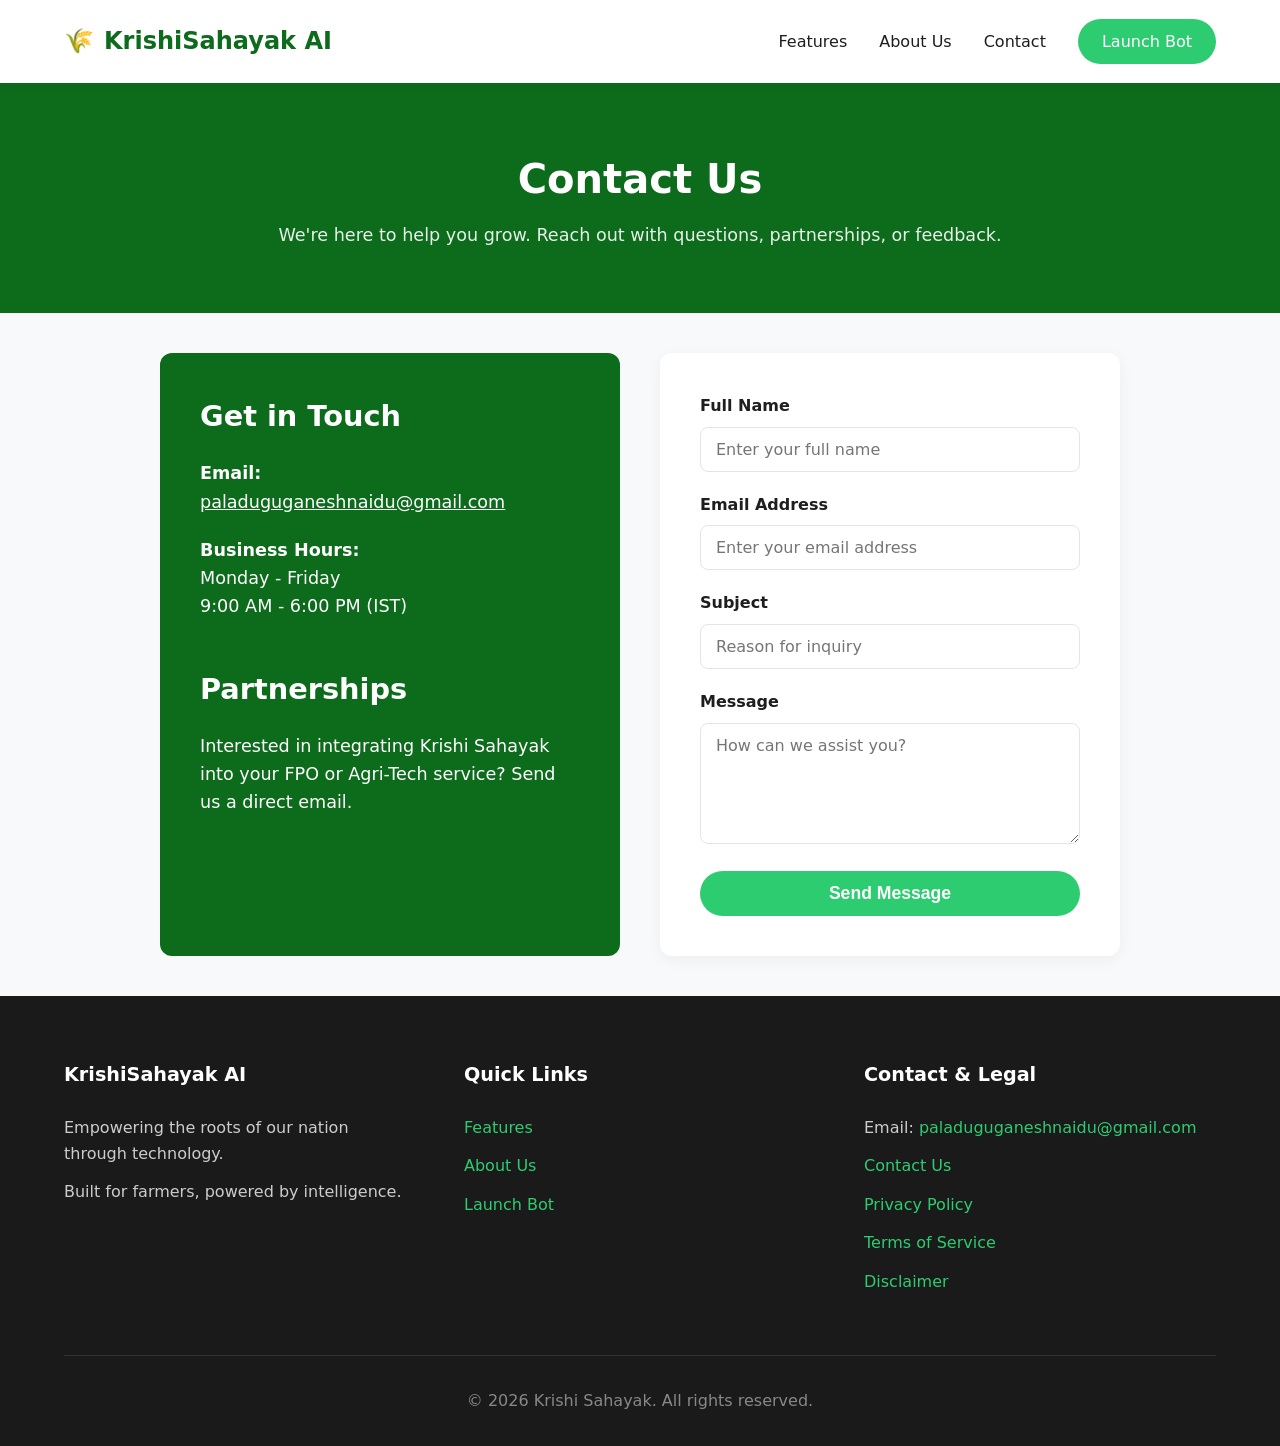
<file: contact.html>
<!DOCTYPE html>
<html lang="en">
<head>
  <meta charset="UTF-8">
  <meta name="viewport" content="width=device-width, initial-scale=1.0">
  <meta http-equiv="refresh" content="0; url=contact/">
  <title>Krishi Sahayak</title>
  <link rel="canonical" href="contact/">
</head>
<body>
  <script>location.replace('contact/');</script>
</body>
</html>
</file>
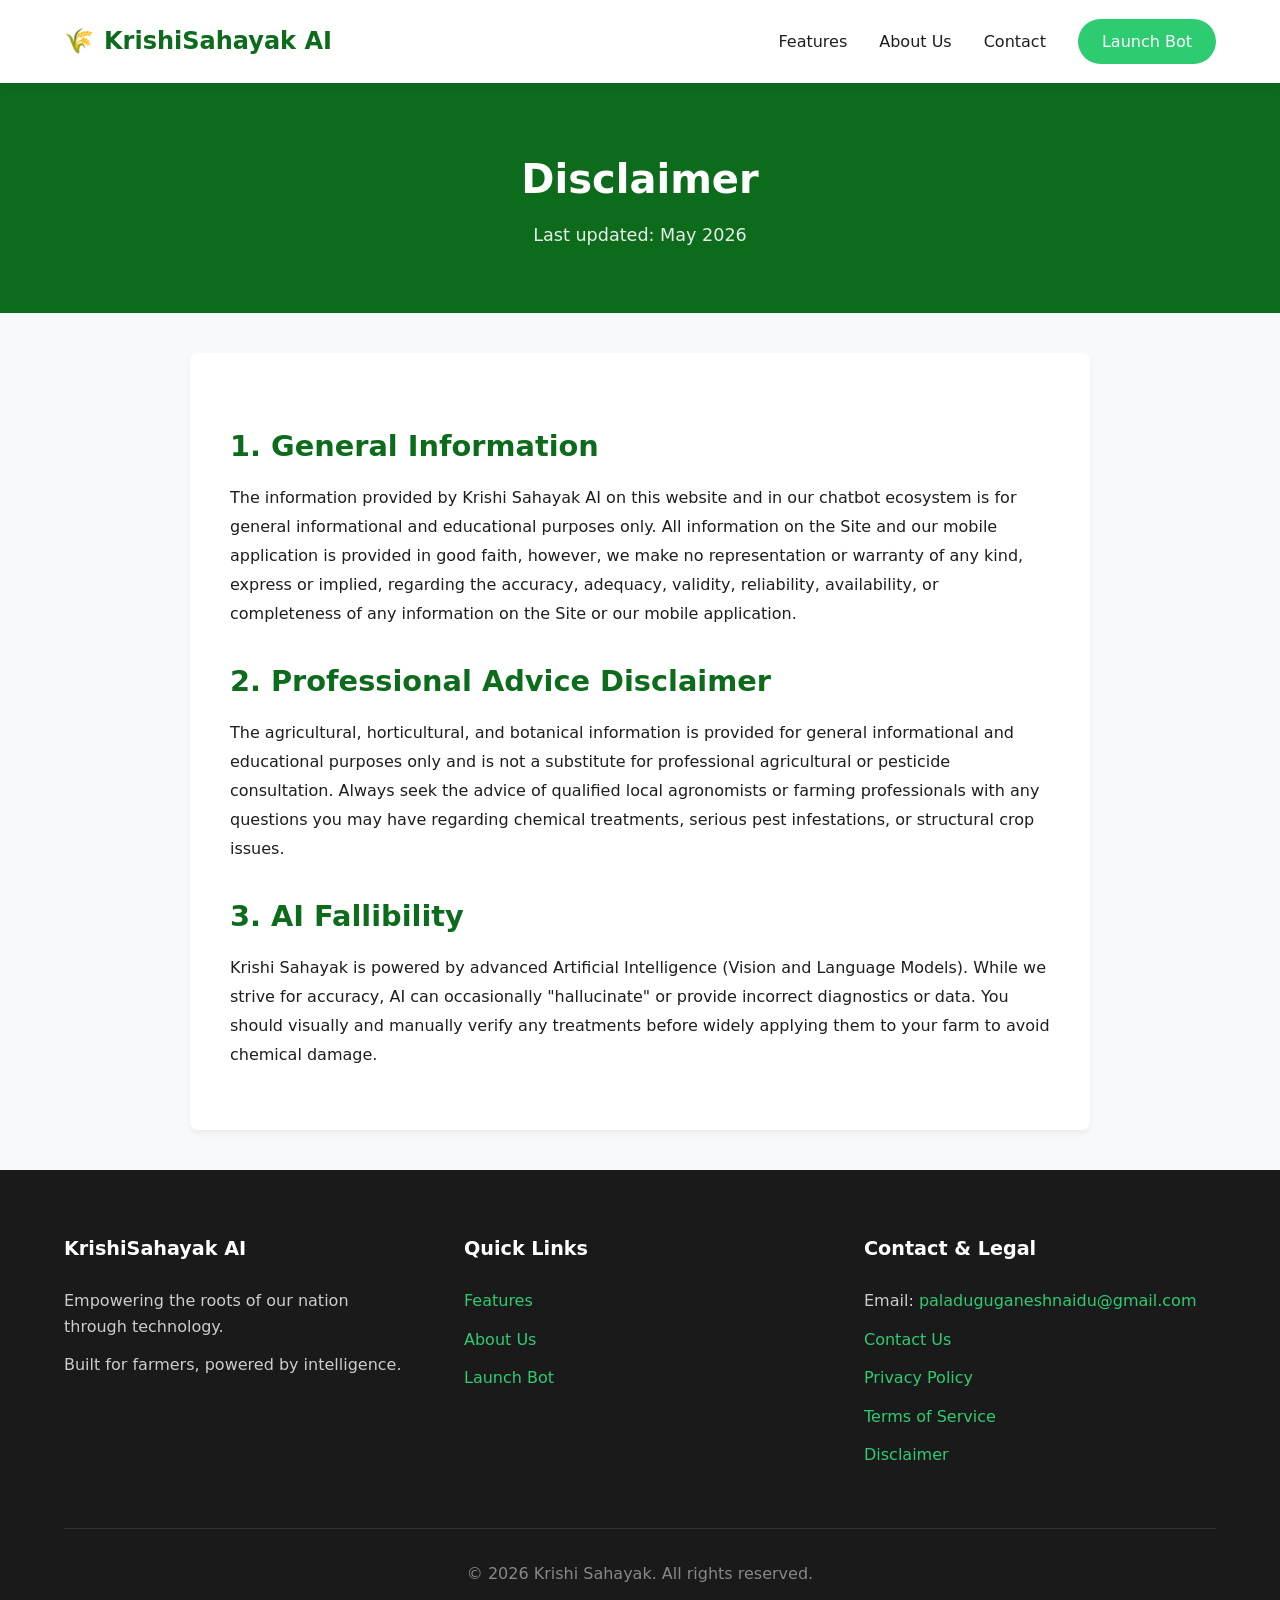
<file: disclaimer.html>
<!DOCTYPE html>
<html lang="en">
<head>
  <meta charset="UTF-8">
  <meta name="viewport" content="width=device-width, initial-scale=1.0">
  <meta http-equiv="refresh" content="0; url=disclaimer/">
  <title>Krishi Sahayak</title>
  <link rel="canonical" href="disclaimer/">
</head>
<body>
  <script>location.replace('disclaimer/');</script>
</body>
</html>
</file>
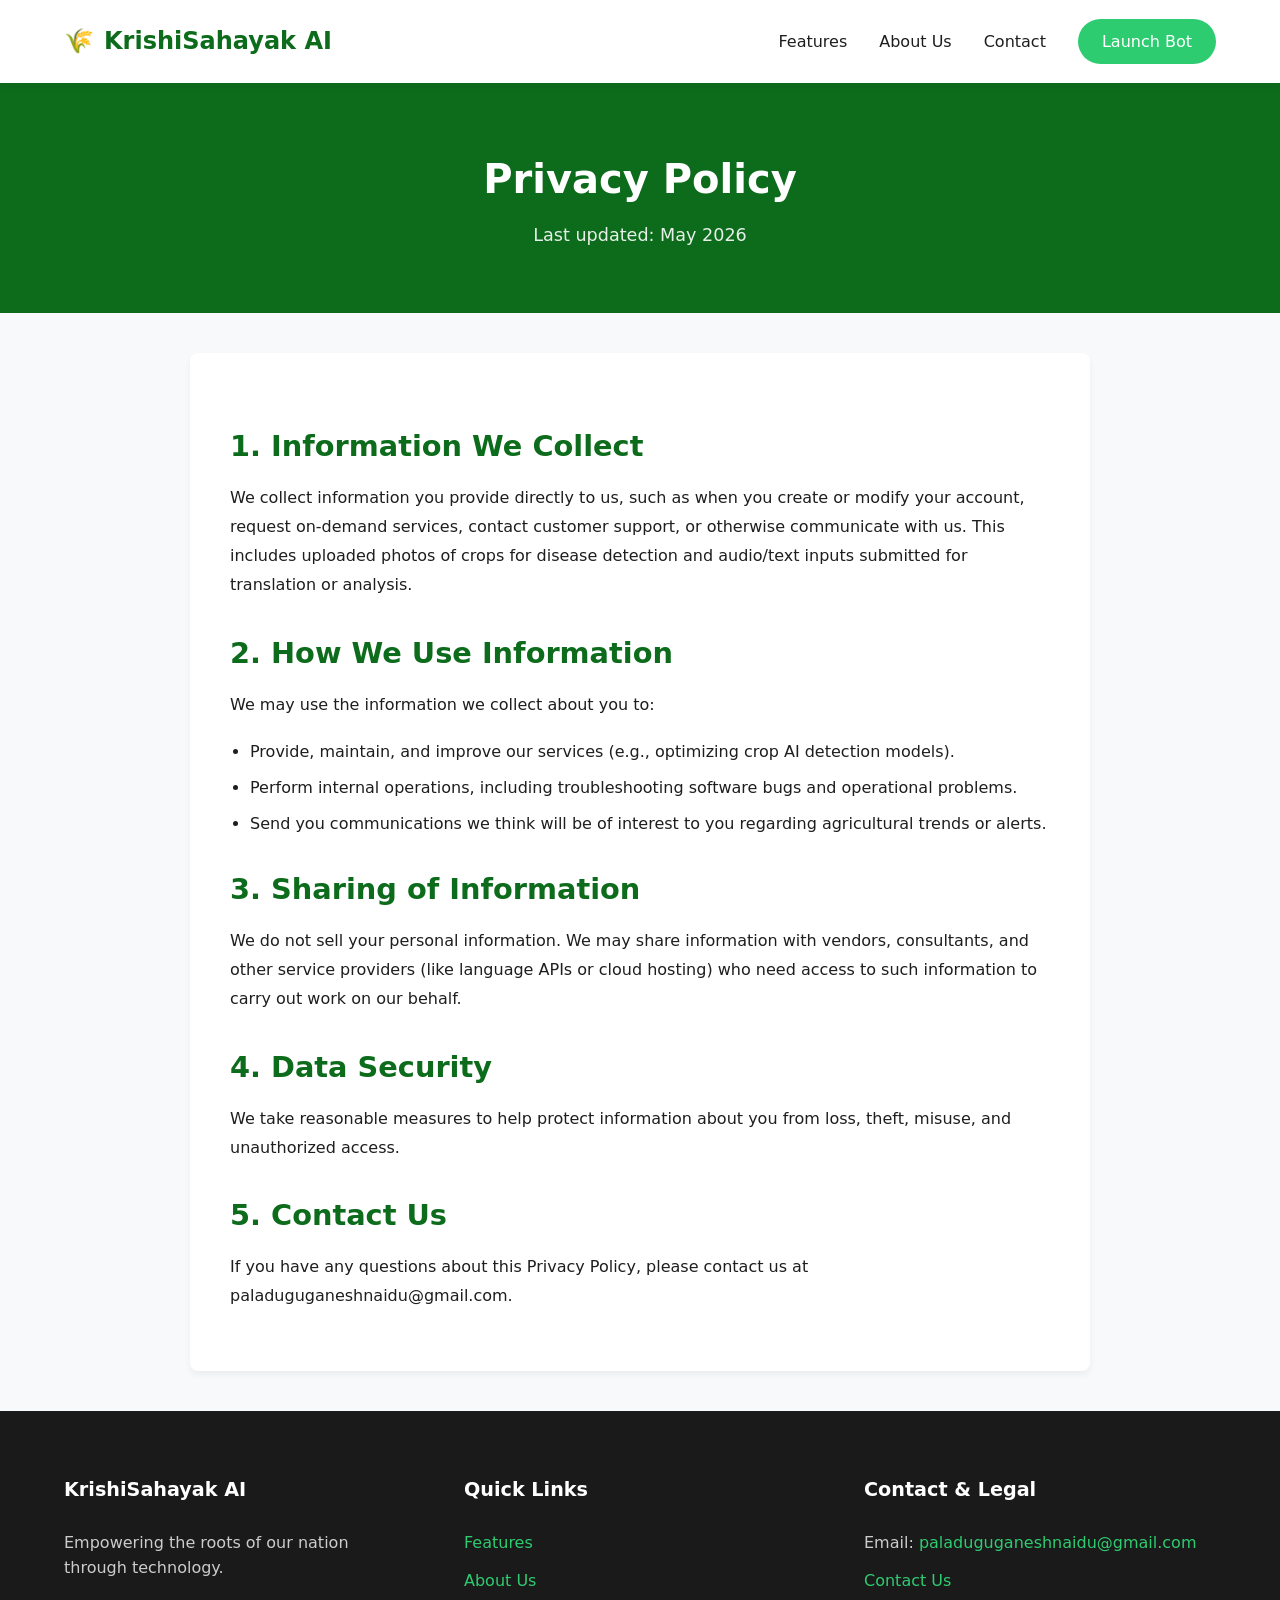
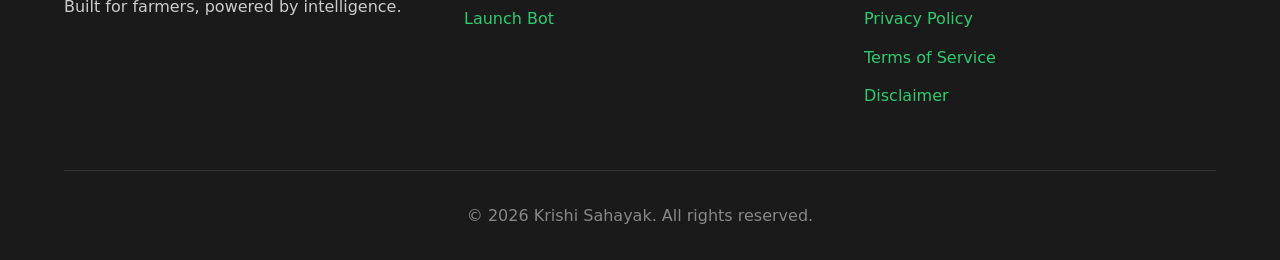
<file: privacy-policy.html>
<!DOCTYPE html>
<html lang="en">
<head>
  <meta charset="UTF-8">
  <meta name="viewport" content="width=device-width, initial-scale=1.0">
  <meta http-equiv="refresh" content="0; url=privacy-policy/">
  <title>Krishi Sahayak</title>
  <link rel="canonical" href="privacy-policy/">
</head>
<body>
  <script>location.replace('privacy-policy/');</script>
</body>
</html>
</file>
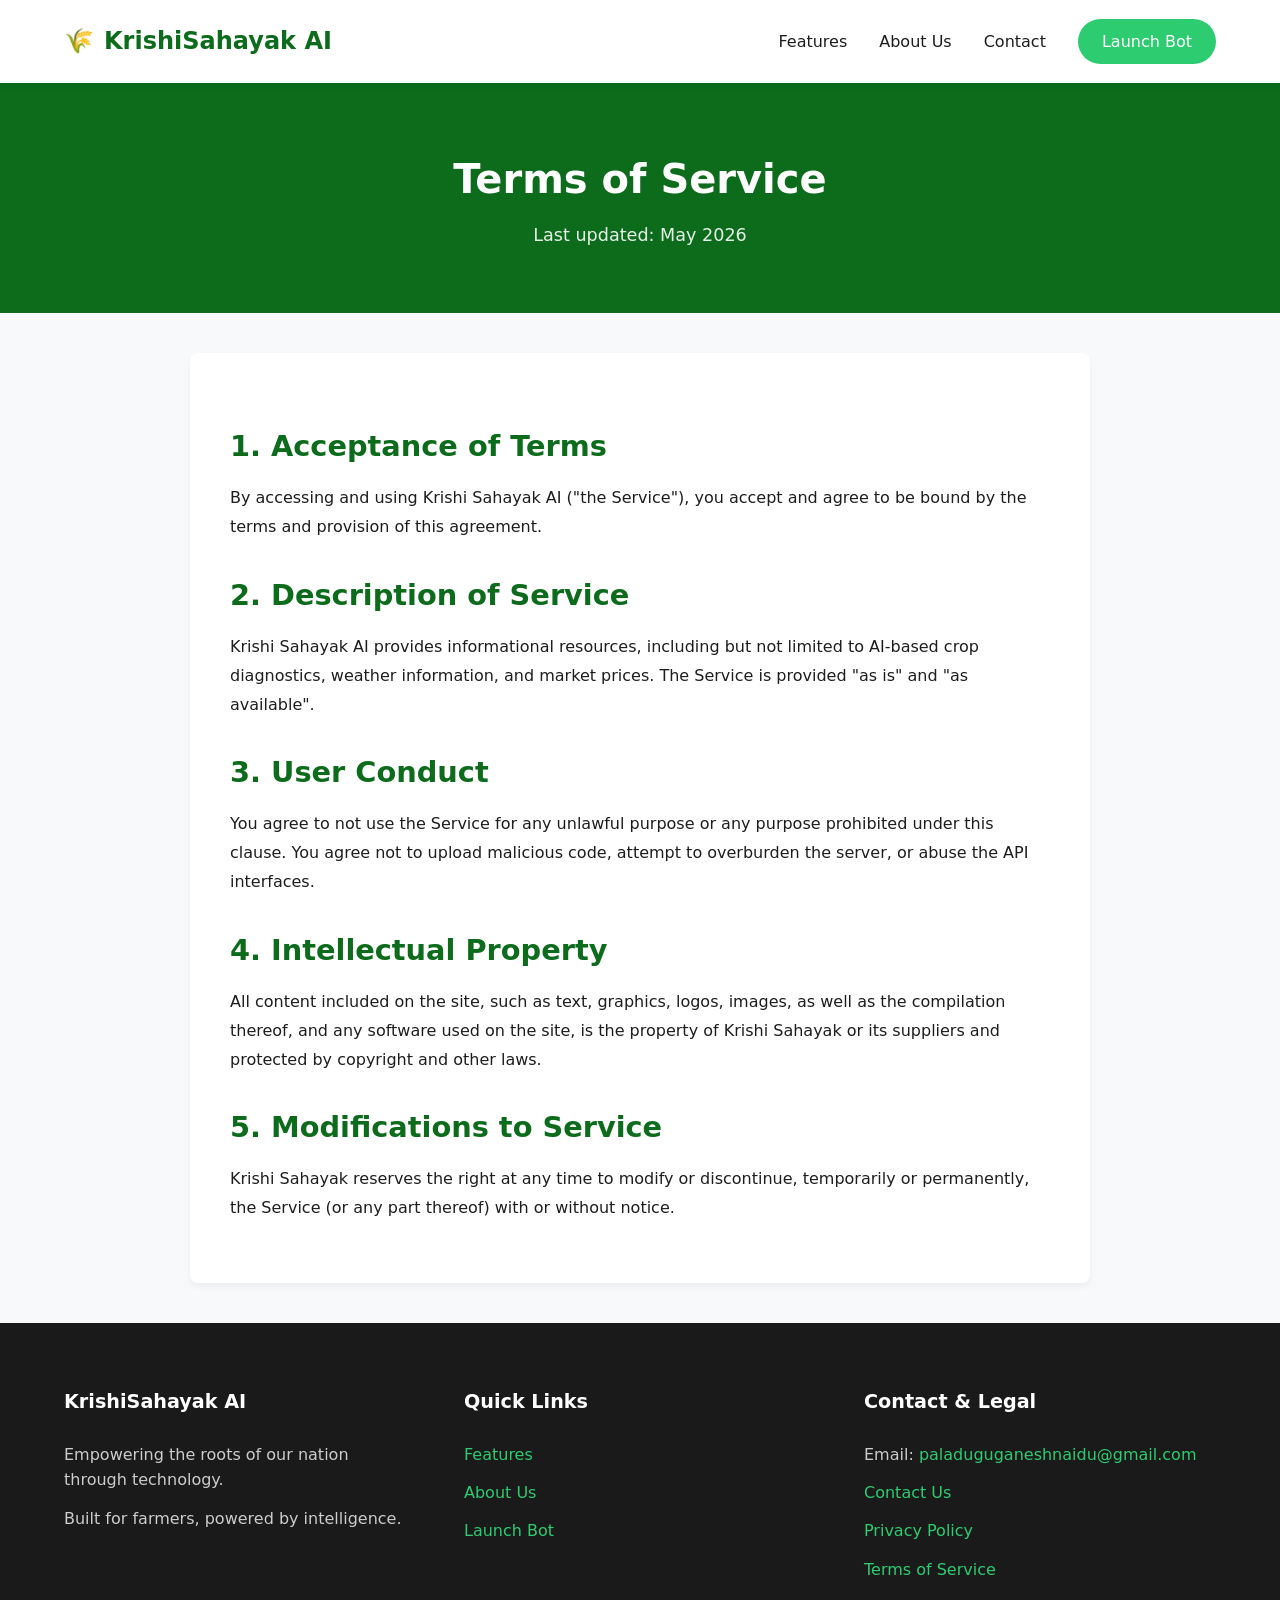
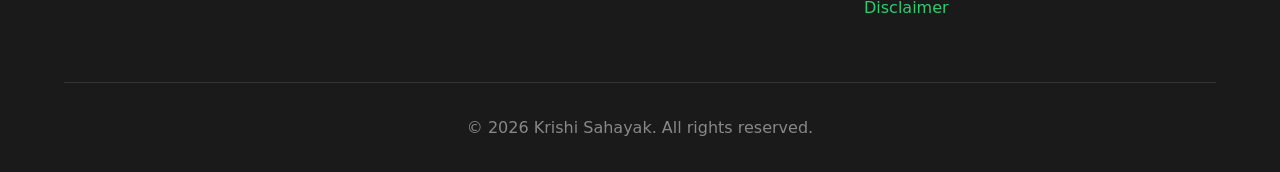
<file: terms.html>
<!DOCTYPE html>
<html lang="en">
<head>
  <meta charset="UTF-8">
  <meta name="viewport" content="width=device-width, initial-scale=1.0">
  <meta http-equiv="refresh" content="0; url=terms/">
  <title>Krishi Sahayak</title>
  <link rel="canonical" href="terms/">
</head>
<body>
  <script>location.replace('terms/');</script>
</body>
</html>
</file>
<file: styles.css>
/* ==========================================================================
   Krishi Sahayak - Global Styles
   ========================================================================== */

   :root {
    --primary: #2ecc71;
    --primary-dark: #27ae60;
    --secondary: #0d6b1c;
    --bg-light: #f8f9fa;
    --text-main: #1e1e1e;
    --text-muted: #6c757d;
    --white: #ffffff;
    --border-color: #e5e5e5;
    --bot-msg-bg: #f1f1f1;
    --user-msg-bg: #dcf8c6;
    --suggestion-bg: #f0fdf4;
    --suggestion-border: #22c55e;
  }
  
  * {
    margin: 0;
    padding: 0;
    box-sizing: border-box;
  }
  
  body {
    font-family: 'Segoe UI', system-ui, -apple-system, sans-serif;
    color: var(--text-main);
    background: var(--bg-light);
    line-height: 1.6;
    overflow-x: hidden;
  }

  html {
    scroll-behavior: smooth;
  }
  
  a {
    text-decoration: none;
    color: inherit;
  }

  :focus-visible {
    outline: 3px solid rgba(46, 204, 113, 0.45);
    outline-offset: 2px;
  }
  
  ul {
    list-style: none;
  }
  
  /* ==========================================================================
     Navigation (Home Page)
     ========================================================================== */
  
  .navbar {
    display: flex;
    justify-content: space-between;
    align-items: center;
    padding: 1.2rem 5%;
    background: var(--white);
    box-shadow: 0 2px 10px rgba(0,0,0,0.05);
    position: sticky;
    top: 0;
    z-index: 1000;
  }
  
  .nav-brand {
    font-size: 1.5rem;
    font-weight: 700;
    color: var(--secondary);
    display: flex;
    align-items: center;
    gap: 10px;
  }
  
  .nav-links {
    display: flex;
    gap: 2rem;
    align-items: center;
  }

  .nav-toggle {
    display: none;
    align-items: center;
    justify-content: center;
    width: 42px;
    height: 42px;
    border: 1px solid var(--border-color);
    border-radius: 12px;
    background: var(--white);
    color: var(--secondary);
    cursor: pointer;
    font-size: 1.25rem;
  }
  
  .nav-links a {
    color: var(--text-main);
    font-weight: 500;
    transition: color 0.3s ease;
  }
  
  .nav-links a:hover {
    color: var(--primary);
  }
  
  .btn-launch {
    background: var(--primary);
    color: var(--white) !important;
    padding: 0.6rem 1.5rem;
    border-radius: 30px;
    font-weight: 600;
    transition: background 0.3s ease;
  }
  
  .btn-launch:hover {
    background: var(--primary-dark);
  }
  
  /* ==========================================================================
     Homepage Sections
     ========================================================================== */
  
  /* Hero Section */
  .hero {
    text-align: center;
    padding: 6rem 5% 4rem;
    background: linear-gradient(to bottom, #e8f5e9, var(--bg-light));
  }
  
  .hero h1 {
    font-size: 3.5rem;
    line-height: 1.2;
    margin-bottom: 1rem;
    color: var(--secondary);
  }
  
  .hero .subtext {
    font-size: 1.25rem;
    color: var(--text-muted);
    margin-bottom: 2rem;
    max-width: 600px;
    margin-inline: auto;
  }
  
  .hero .btn-hero {
    display: inline-block;
    background: var(--primary);
    color: var(--white);
    padding: 1rem 2.5rem;
    font-size: 1.1rem;
    border-radius: 50px;
    font-weight: 600;
    box-shadow: 0 4px 15px rgba(46, 204, 113, 0.3);
    transition: transform 0.3s ease, background 0.3s;
  }
  
  .hero .btn-hero:hover {
    transform: translateY(-2px);
    background: var(--primary-dark);
  }
  
  /* Features Section */
  .features-section {
    padding: 5rem 5%;
    max-width: 1200px;
    margin: 0 auto;
  }
  
  .section-title {
    text-align: center;
    font-size: 2.5rem;
    color: var(--text-main);
    margin-bottom: 3rem;
  }
  
  .features-grid {
    display: grid;
    grid-template-columns: repeat(auto-fit, minmax(300px, 1fr));
    gap: 2rem;
  }
  
  .feature-card {
    background: var(--white);
    padding: 2.5rem 2rem;
    border-radius: 16px;
    text-align: center;
    box-shadow: 0 10px 30px rgba(0,0,0,0.03);
    transition: transform 0.3s ease;
  }
  
  .feature-card:hover {
    transform: translateY(-5px);
  }
  
  .feature-icon {
    font-size: 3rem;
    margin-bottom: 1rem;
  }
  
  .feature-card h3 {
    font-size: 1.3rem;
    margin-bottom: 1rem;
    color: var(--secondary);
  }
  
  .feature-card p {
    color: var(--text-muted);
  }
  
  /* How It Works Section */
  .how-it-works {
    background: var(--white);
    padding: 5rem 5%;
  }
  
  .steps-container {
    max-width: 1000px;
    margin: 0 auto;
    display: flex;
    justify-content: space-between;
    gap: 2rem;
    text-align: center;
  }
  
  .step {
    flex: 1;
  }
  
  .step-number {
    background: var(--primary);
    color: var(--white);
    width: 50px;
    height: 50px;
    border-radius: 50%;
    display: flex;
    align-items: center;
    justify-content: center;
    font-size: 1.5rem;
    font-weight: 700;
    margin: 0 auto 1.5rem;
  }
  
  .step h3 {
    margin-bottom: 0.5rem;
    color: var(--secondary);
  }
  
  .step p {
    color: var(--text-muted);
  }
  
  /* Footer (Home Page) */
  .site-footer {
    background: #1a1a1a;
    color: #e5e5e5;
    padding: 4rem 5% 2rem;
  }
  
  .footer-content {
    max-width: 1200px;
    margin: 0 auto;
    display: grid;
    grid-template-columns: repeat(auto-fit, minmax(250px, 1fr));
    gap: 3rem;
    margin-bottom: 3rem;
  }
  
  .footer-section h3 {
    color: var(--white);
    font-size: 1.2rem;
    margin-bottom: 1.5rem;
  }
  
  .footer-section p {
    color: #ccc;
    margin-bottom: 0.8rem;
  }
  
  .footer-section a {
    color: var(--primary);
    transition: color 0.3s;
  }
  
  .footer-section a:hover {
    color: var(--white);
    text-decoration: underline;
  }
  
  .footer-section ul li {
    margin-bottom: 0.8rem;
  }
  
  .footer-bottom {
    text-align: center;
    padding-top: 2rem;
    border-top: 1px solid #333;
    color: #888;
  }
  
  /* ==========================================================================
     Chatbot UI (ai.html)
     ========================================================================== */
  
  .chat-body {
    height: 100dvh;
    overflow: hidden;
    display: flex;
    justify-content: center;
    background: var(--bg-light);
  }
  
  .app-container {
    width: 100%;
    max-width: 100%;
    height: 100dvh;
    display: flex;
    flex-direction: column;
    background: var(--white);
    position: relative;
  }
  
  @media (min-width: 769px) {
    .chat-body {
      padding: 0;
    }
    .app-container {
      max-width: 100vw;
      border-radius: 0;
      box-shadow: none;
    }
  }
  
  /* Chat Header */
  .chat-header {
    background: var(--white);
    border-bottom: 1px solid var(--border-color);
    padding: 12px 20px;
    display: flex;
    align-items: center;
    justify-content: space-between;
    flex-shrink: 0;
  }
  
  .chat-header-title {
    display: flex;
    align-items: center;
    gap: 10px;
    text-decoration: none;
  }
  
  .chat-header-title h1 {
    font-size: 1.2rem;
    font-weight: 600;
    color: var(--secondary);
    margin: 0;
  }
  
  .chat-header .badge {
    background: var(--primary);
    color: var(--white);
    padding: 2px 10px;
    border-radius: 12px;
    font-size: 0.75rem;
    font-weight: 700;
  }
  
  /* Language Bar */
  .lang-bar {
    display: flex;
    align-items: center;
    padding: 10px 20px;
    background: #fafafa;
    border-bottom: 1px solid var(--border-color);
    flex-shrink: 0;
  }
  
  .lang-bar select {
    flex: 1;
    padding: 12px 14px;
    border-radius: 10px;
    border: 1px solid #d1d5db;
    font-size: 0.95rem;
    background: var(--white);
    outline: none;
    cursor: pointer;
  }
  
  /* Chat Area Overflow */
  .chat-area {
    flex: 1;
    overflow-y: auto;
    padding: 20px;
    display: flex;
    flex-direction: column;
    gap: 16px;
    scroll-behavior: smooth;
    background: #fdfdfd;
  }
  
  .empty-state {
    display: flex;
    flex-direction: column;
    align-items: center;
    justify-content: center;
    height: 100%;
    color: #9ca3af;
    text-align: center;
    gap: 8px;
    margin: auto 0;
  }
  
  /* Messages */
  .message {
    display: flex;
    flex-direction: column;
    max-width: 80%;
    animation: fadeIn 0.15s ease;
  }
  
  @keyframes fadeIn {
    from { opacity: 0; }
    to { opacity: 1; }
  }
  
  .user-msg {
    align-self: flex-end;
    align-items: flex-end;
  }
  
  .bot-msg {
    align-self: flex-start;
    align-items: flex-start;
  }
  
  .message .bubble {
    padding: 14px 18px;
    border-radius: 20px;
    line-height: 1.5;
    word-wrap: break-word;
    font-size: 0.95rem;
    box-shadow: 0 2px 5px rgba(0,0,0,0.02);
  }

  .message .bubble.rich-bubble {
    white-space: normal;
  }
  
  .user-msg .bubble {
    background: var(--user-msg-bg);
    border-bottom-right-radius: 4px;
    color: #111;
  }
  
  .bot-msg .bubble {
    background: var(--bot-msg-bg);
    border-bottom-left-radius: 4px;
    color: #222;
  }

  .bot-msg .bubble.error-bubble {
    background: #fff1f2;
    border: 1px solid #fecdd3;
    color: #9f1239;
  }

  .bot-msg .bubble.error-bubble strong {
    color: #9f1239;
  }
  
  .bot-msg .bubble p {
    margin-bottom: 8px;
  }
  
  .bot-msg .bubble p:last-child {
    margin-bottom: 0;
  }
  
  .bot-msg .bubble ul {
    margin-left: 20px;
    margin-bottom: 8px;
  }

  .bot-msg .bubble strong {
    color: var(--secondary);
    font-weight: 700;
  }

  .fertilizer-card {
    display: flex;
    flex-direction: column;
    gap: 0.75rem;
    padding: 16px 18px;
    border: 1px solid rgba(46, 204, 113, 0.28);
    border-left: 5px solid var(--primary);
    background: linear-gradient(180deg, #f4fff8 0%, #ffffff 100%);
    border-radius: 18px;
  }

  .fertilizer-chip {
    display: inline-flex;
    align-self: flex-start;
    padding: 4px 10px;
    border-radius: 999px;
    background: rgba(46, 204, 113, 0.14);
    color: var(--secondary);
    font-size: 0.72rem;
    font-weight: 700;
    letter-spacing: 0.04em;
    text-transform: uppercase;
  }

  .fertilizer-row {
    display: grid;
    grid-template-columns: 140px 1fr;
    gap: 0.75rem;
    align-items: start;
    padding: 0.55rem 0;
    border-top: 1px solid rgba(13, 107, 28, 0.08);
  }

  .fertilizer-row:first-of-type {
    border-top: 0;
    padding-top: 0;
  }

  .fertilizer-label {
    font-weight: 700;
    color: var(--secondary);
  }

  .fertilizer-value {
    color: #222;
  }

  .response-list {
    margin: 0.25rem 0 0.5rem 1.15rem;
    padding-left: 0.9rem;
  }

  .response-list li {
    margin-bottom: 0.35rem;
  }

  .response-heading {
    margin-bottom: 0.35rem;
    font-weight: 700;
    color: var(--secondary);
  }

  .bubble p + p,
  .bubble p + .response-list,
  .bubble .response-list + p,
  .bubble .fertilizer-row + .fertilizer-row {
    margin-top: 0.4rem;
  }
  
  /* Image inside message */
  .msg-image {
    max-width: 250px;
    border-radius: 12px;
    margin-bottom: 8px;
    border: 1px solid #ddd;
  }
  
  /* Typing Indicator */
  .typing {
    align-self: flex-start;
    display: none;
    padding: 14px 20px;
    background: var(--bot-msg-bg);
    border-radius: 20px;
    border-bottom-left-radius: 4px;
  }
  
  .typing .dot {
    display: inline-block;
    width: 8px;
    height: 8px;
    background: #888;
    border-radius: 50%;
    margin: 0 3px;
    animation: bounce 2s infinite both;
  }
  
  .typing .dot:nth-child(2) { animation-delay: 0.3s; }
  .typing .dot:nth-child(3) { animation-delay: 0.6s; }
  
  @keyframes bounce {
    0%, 80%, 100% { transform: scale(0.8); opacity: 0.6; }
    40% { transform: scale(1); opacity: 1; }
  }
  
  /* Suggestion Box */
  .suggestion-box {
    background: var(--suggestion-bg) !important;
    border-left: 4px solid var(--suggestion-border);
    padding: 14px 18px;
  }
  
  /* Input Area (Sticky Bottom) */
  .input-area {
    display: flex;
    align-items: stretch;
    padding: 14px 18px;
    background: var(--white);
    border-top: 1px solid var(--border-color);
    flex-shrink: 0;
  }

  .composer-shell {
    width: 100%;
    display: flex;
    flex-direction: column;
    gap: 0.65rem;
    padding: 12px;
    border: 1px solid rgba(209, 213, 219, 0.9);
    border-radius: 24px;
    background: #f9fafb;
    box-shadow: 0 8px 22px rgba(15, 23, 42, 0.04);
  }

  .composer-row {
    display: flex;
    align-items: center;
    gap: 10px;
  }
  
  .input-area input[type="text"] {
    flex: 1;
    min-width: 0;
    padding: 12px 8px;
    border-radius: 18px;
    border: 0;
    font-size: 1rem;
    outline: none;
    background: transparent;
    transition: none;
  }
  
  .input-area input[type="text"]:focus {
    border-color: transparent;
    background: transparent;
  }

  .input-area input[type="text"]::placeholder {
    color: #8b949e;
  }
  
  .icon-btn {
    background: none;
    border: none;
    font-size: 1.5rem;
    cursor: pointer;
    width: 45px;
    height: 45px;
    display: flex;
    align-items: center;
    justify-content: center;
    border-radius: 50%;
    transition: background 0.2s;
    color: #555;
  }

  .attach-btn {
    background: rgba(46, 204, 113, 0.08);
    color: var(--secondary);
    flex: 0 0 auto;
  }

  .attach-btn[aria-disabled="true"] {
    pointer-events: none;
    opacity: 0.55;
    cursor: not-allowed;
  }

  .input-area input[type="text"]:disabled {
    color: #6b7280;
    cursor: not-allowed;
  }
  
  .icon-btn:hover {
    background: #f0f0f0;
  }
  
  .send-btn {
    background: var(--primary);
    color: var(--white);
    flex: 0 0 auto;
  }
  
  .send-btn:hover {
    background: var(--primary-dark);
    color: var(--white);
  }

  .send-btn.is-running {
    background: #ef4444;
    color: var(--white);
    font-size: 1.05rem;
  }

  .send-btn.is-running:hover {
    background: #dc2626;
  }
  
  /* File Input & Preview */
  #image-input {
    display: none;
  }
  
  .image-preview {
    display: flex;
    align-items: center;
    gap: 8px;
    background: #eefaf2;
    padding: 6px 12px;
    border-radius: 16px;
    font-size: 0.9rem;
    width: fit-content;
    max-width: 100%;
  }

  .image-preview-name {
    overflow: hidden;
    text-overflow: ellipsis;
    white-space: nowrap;
    max-width: 180px;
    color: #245b36;
    font-weight: 500;
  }
  
  .image-preview img {
    height: 36px;
    width: 36px;
    object-fit: cover;
    border-radius: 8px;
  }
  
  .image-preview .remove-preview {
    border: 0;
    background: transparent;
    cursor: pointer;
    font-size: 1.1rem;
    color: #999;
    margin-left: 4px;
    font-weight: bold;
  }
  
  /* ==========================================================================
     Mobile Responsiveness
     ========================================================================== */
  
  @media (max-width: 768px) {
    /* Home Page Mobile */
    .hero h1 { font-size: 2.5rem; }
      .navbar {
        flex-direction: column;
        align-items: flex-start;
        gap: 0.9rem;
          position: sticky;
      }

        .nav-toggle {
          display: inline-flex;
          position: absolute;
          right: 5%;
          top: 1rem;
        }

      .nav-links {
            display: flex;
          flex-direction: column;
          align-items: flex-start;
          gap: 0.9rem;
        width: 100%;
          padding-top: 0.5rem;
            max-height: 0;
            overflow: hidden;
            opacity: 0;
            transition: max-height 0.25s ease, opacity 0.15s ease;
      }

        .navbar.is-open .nav-links {
            max-height: 240px;
            opacity: 1;
            transform: translateY(0);
        }

      .nav-links a {
        padding: 0.45rem 0;
      }

      .btn-launch {
        padding: 0.55rem 1rem;
      }
    .steps-container { flex-direction: column; }
    
    /* Chat Mobile */
    .chat-header-title h1 { font-size: 1.1rem; }
    .message { max-width: 90%; }
      .input-area { padding: 12px 10px; }
      .composer-shell { padding: 10px; border-radius: 20px; }
      .composer-row { gap: 8px; }
      .input-area input[type="text"] { padding: 11px 4px; font-size: 0.95rem; }
      .image-preview-name { max-width: 120px; }
    .icon-btn { width: 40px; height: 40px; font-size: 1.3rem; }
  }
/* ==========================================================================
   Standard Page Layouts (About, Privacy, Terms, Contact)
   ========================================================================== */

.page-header {
  background-color: var(--secondary);
  color: var(--white);
  padding: 4rem 20px;
  text-align: center;
}

.page-header h1 {
  font-size: 2.5rem;
  margin-bottom: 10px;
}

.page-header p {
  font-size: 1.1rem;
  opacity: 0.9;
}

.content-section {
  max-width: 900px;
  margin: 40px auto;
  padding: 0 20px;
  background: var(--white);
  border-radius: 8px;
  box-shadow: 0 4px 6px rgba(0,0,0,0.05);
  padding: 40px;
}

.content-section h2 {
  color: var(--secondary);
  margin-top: 30px;
  margin-bottom: 15px;
  font-size: 1.8rem;
}

.content-section p {
  margin-bottom: 20px;
  color: var(--text-main);
  line-height: 1.8;
}

.content-section ul {
  list-style: disc;
  margin-left: 20px;
  margin-bottom: 20px;
}

.content-section li {
  margin-bottom: 10px;
  line-height: 1.6;
}

/* Contact Form */
.contact-container {
  display: grid;
  grid-template-columns: 1fr 1fr;
  gap: 40px;
  max-width: 1000px;
  margin: 40px auto;
  padding: 0 20px;
}

.contact-info {
  background: var(--secondary);
  color: var(--white);
  padding: 40px;
  border-radius: 12px;
}

.contact-info h3 {
  font-size: 1.8rem;
  margin-bottom: 20px;
}

.contact-info p {
  margin-bottom: 20px;
  font-size: 1.1rem;
}

.contact-form {
  background: var(--white);
  padding: 40px;
  border-radius: 12px;
  box-shadow: 0 4px 15px rgba(0,0,0,0.05);
}

.form-group {
  margin-bottom: 20px;
}

.form-group label {
  display: block;
  margin-bottom: 8px;
  font-weight: 600;
  color: var(--text-main);
}

.form-group input,
.form-group textarea {
  width: 100%;
  padding: 12px 15px;
  border: 1px solid var(--border-color);
  border-radius: 8px;
  font-size: 1rem;
  font-family: inherit;
  transition: border-color 0.3s;
}

.form-group input:focus,
.form-group textarea:focus {
  outline: none;
  border-color: var(--primary);
}

.btn-submit {
  background: var(--primary);
  color: white;
  border: none;
  padding: 12px 30px;
  border-radius: 25px;
  font-size: 1.1rem;
  font-weight: 600;
  cursor: pointer;
  width: 100%;
  transition: background 0.3s;
}

.btn-submit:hover {
  background: var(--primary-dark);
}

/* Responsive Overrides */
@media (max-width: 768px) {
  .contact-container {
    grid-template-columns: 1fr;
  }
  .content-section {
    padding: 20px;
    margin: 20px;
  }

  .page-header {
    padding: 3rem 20px;
  }

  .page-header h1 {
    font-size: 2rem;
  }

  .content-section,
  .contact-form,
  .contact-info {
    padding: 24px;
  }
}
</file>
